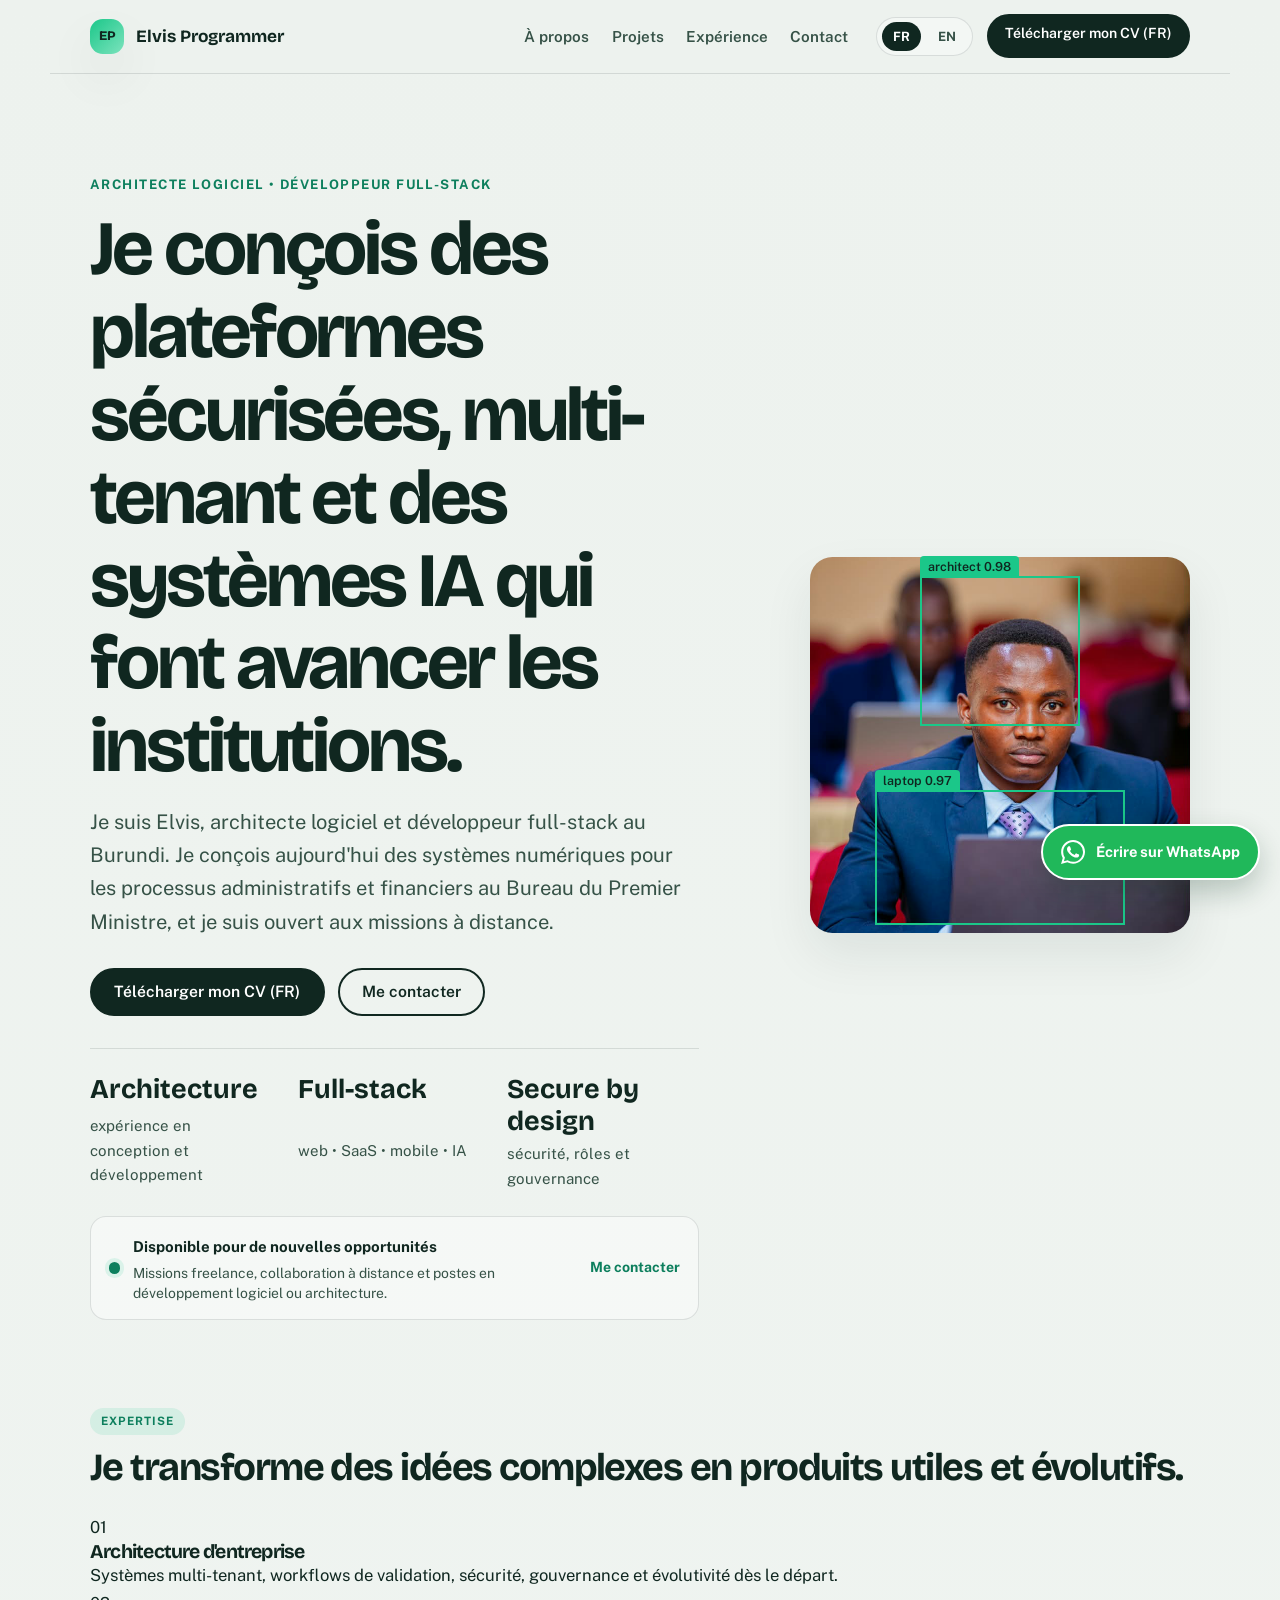
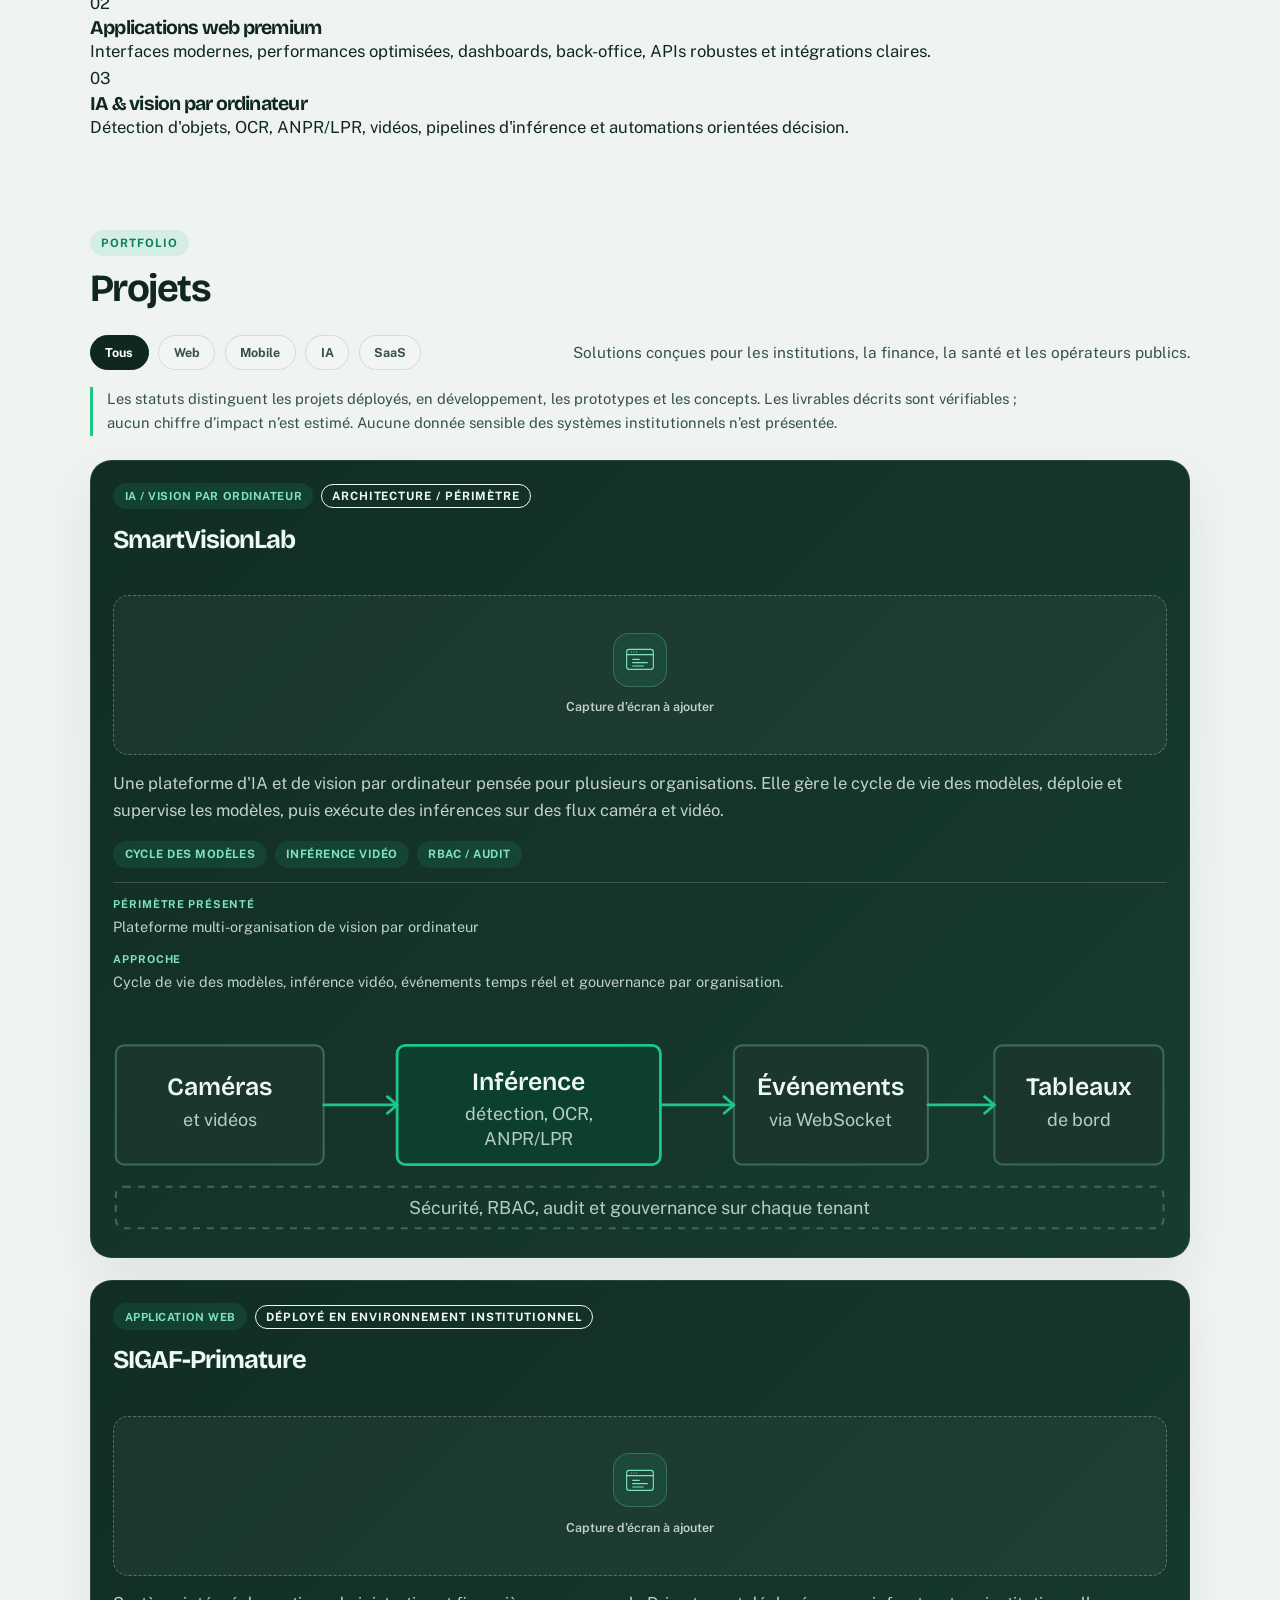
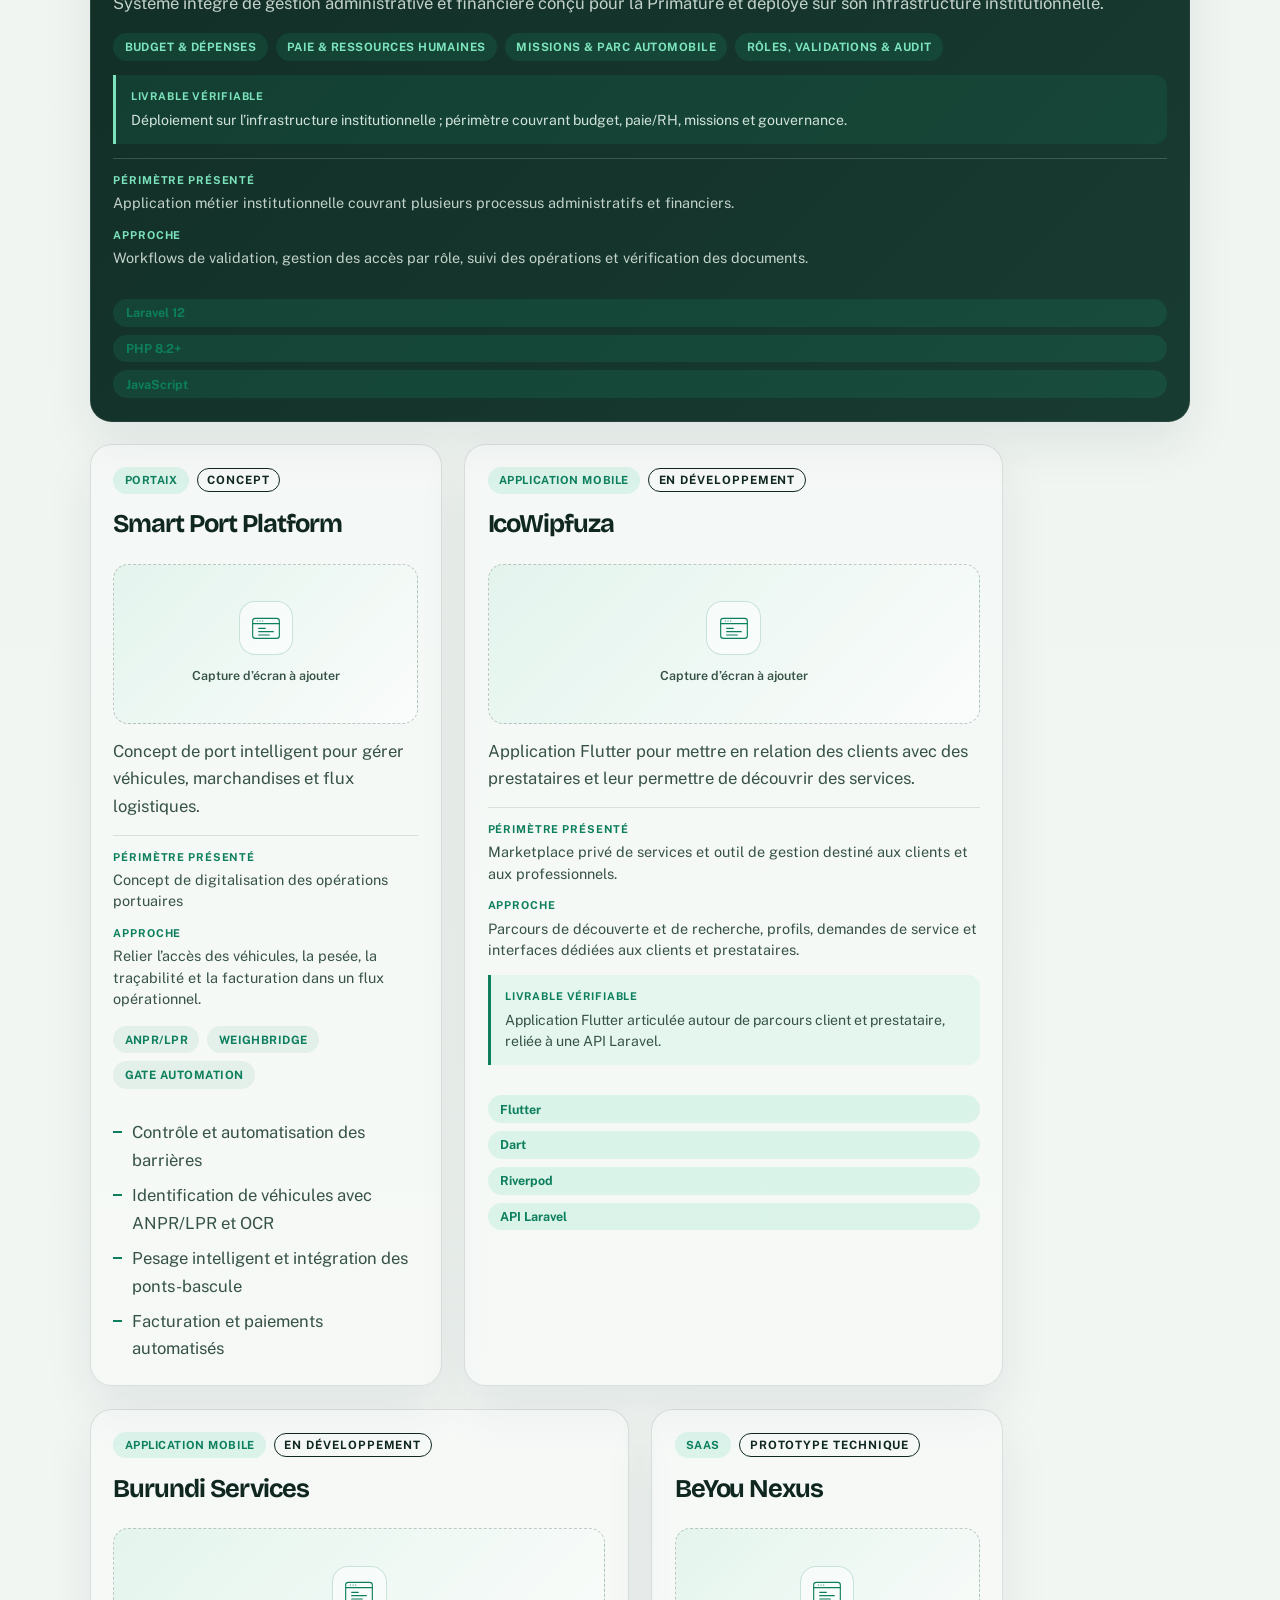
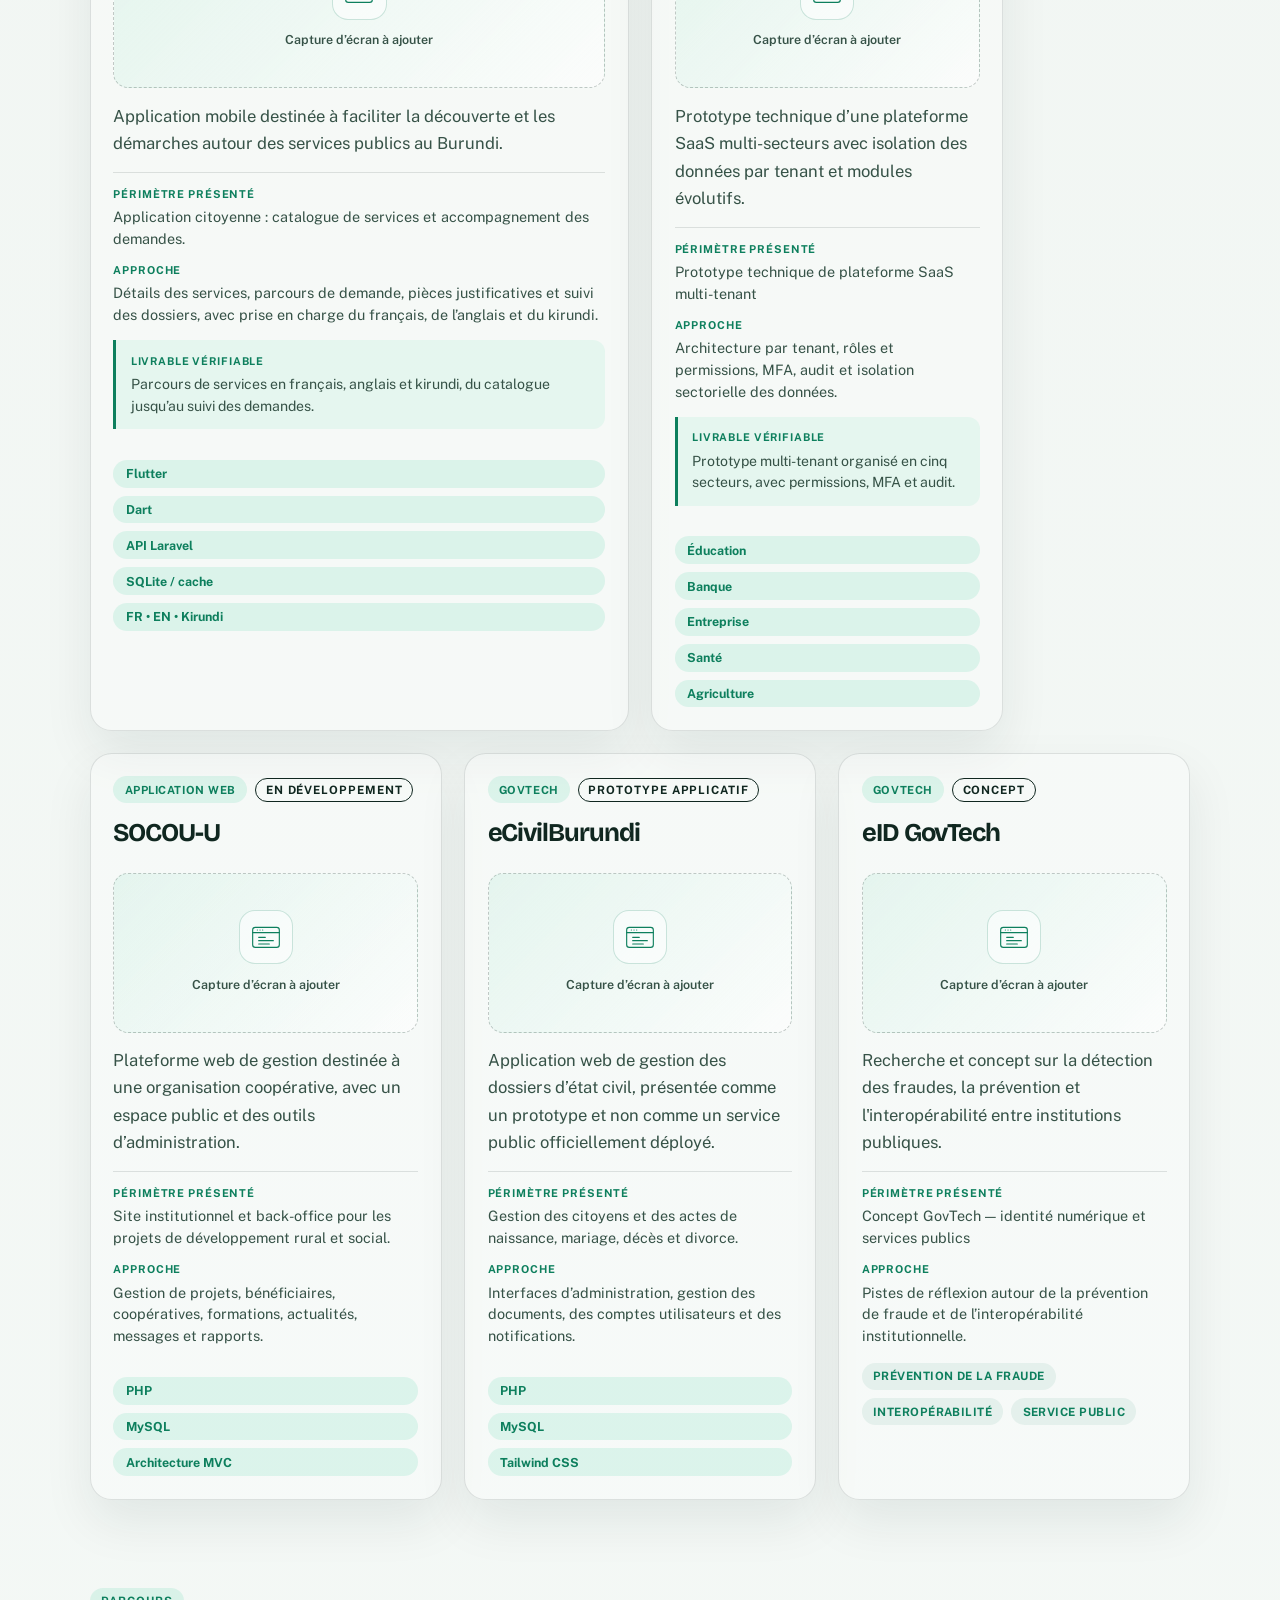
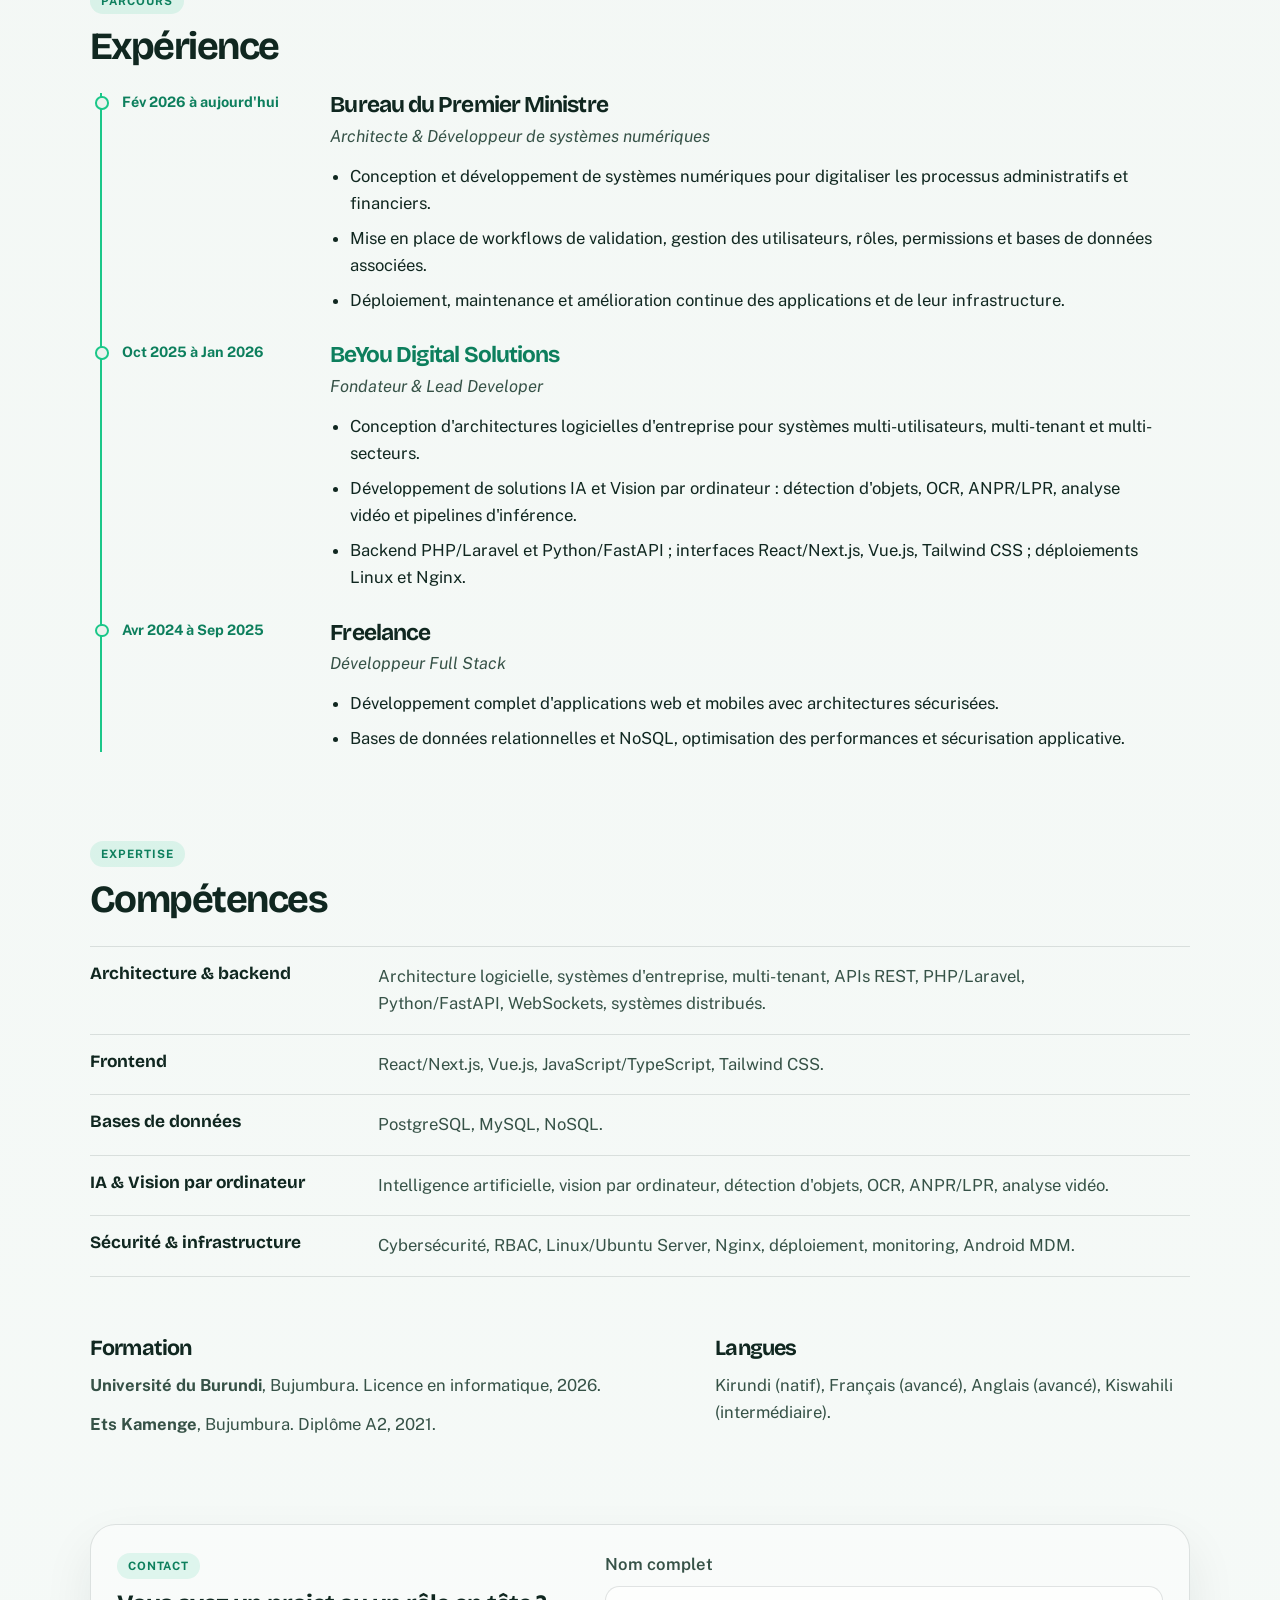
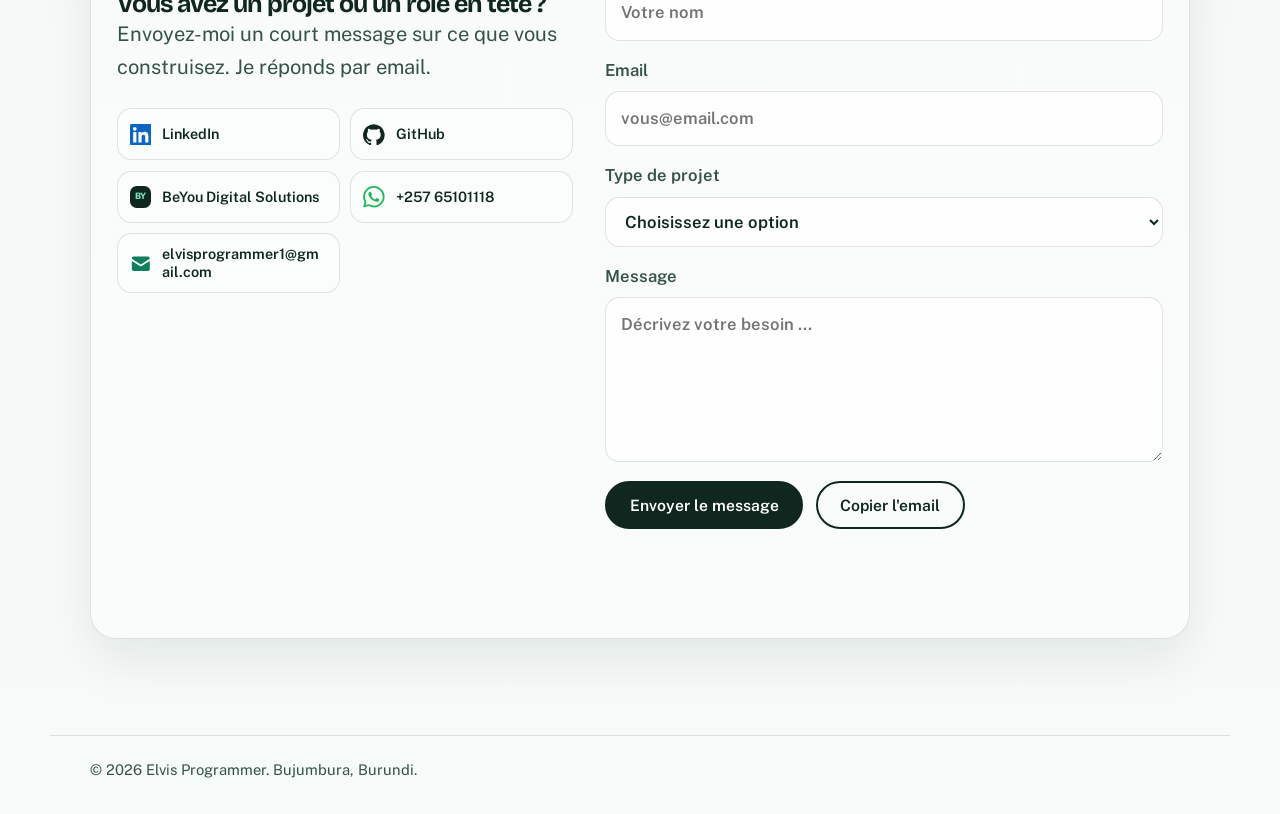
<file: index.html>
<!doctype html>
<html lang="fr">
<head>
  <meta charset="utf-8">
  <meta name="viewport" content="width=device-width, initial-scale=1">
  <title>Elvis Programmer | Architecte logiciel & Développeur Full-Stack</title>
  <meta name="description" content="Elvis Programmer, architecte logiciel et développeur full-stack, conçoit des plateformes sécurisées, multi-tenant et des systèmes IA / Vision par ordinateur. Basé au Burundi, disponible pour des missions à distance.">
  <meta name="author" content="Elvis Programmer">
  <meta name="theme-color" content="#edf2ee">
  <meta property="og:title" content="Elvis Programmer | Architecte logiciel & Développeur Full-Stack">
  <meta property="og:description" content="Plateformes sécurisées, multi-tenant et solutions IA / Vision par ordinateur. Basé au Burundi.">
  <meta property="og:type" content="website">
  <link rel="icon" href="assets/img/favicon.svg" type="image/svg+xml">
  <link rel="preconnect" href="https://fonts.googleapis.com">
  <link rel="preconnect" href="https://fonts.gstatic.com" crossorigin>
  <link href="https://fonts.googleapis.com/css2?family=Bricolage+Grotesque:opsz,wght@12..96,500;12..96,700&family=Public+Sans:ital,wght@0,400;0,600;1,400&display=swap" rel="stylesheet">
  <link rel="stylesheet" href="assets/css/style.css">
</head>
<body>
  <a class="skip" href="#main">Skip to content</a>

  <header class="top">
    <a class="brand" href="#top" aria-label="Accueil Elvis Programmer">
      <span class="brand-mark">EP</span>
      <span class="brand-text">Elvis Programmer</span>
    </a>

    <nav aria-label="Main navigation">
      <a href="#about" data-i18n="navAbout">À propos</a>
      <a href="#projects" data-i18n="navProjects">Projets</a>
      <a href="#experience" data-i18n="navExperience">Expérience</a>
      <a href="#contact" data-i18n="navContact">Contact</a>
    </nav>

    <div class="header-tools">
      <div class="lang-switch" aria-label="Sélecteur de langue">
        <button class="lang-btn" type="button" data-lang="fr" aria-label="Français">FR</button>
        <button class="lang-btn" type="button" data-lang="en" aria-label="English">EN</button>
      </div>
      <a class="btn btn-small" href="assets/Elvis_Niyomwungere_CV_FR.pdf" download="Elvis_Niyomwungere_CV_FR.pdf" data-cv-download data-i18n="downloadCv">Télécharger mon CV (FR)</a>
    </div>
  </header>

  <main id="main">
    <section class="hero" id="top">
      <div class="hero-copy">
        <p class="eyebrow" data-i18n="heroEyebrow">Architecte logiciel • Développeur Full-Stack</p>
        <h1 data-i18n="heroTitle">Je conçois des plateformes sécurisées, multi-tenant et des systèmes IA qui accélèrent la transformation digitale.</h1>
        <p class="lead" data-i18n="heroSubtitle">Je suis Elvis Programmer, architecte logiciel et développeur full-stack au Burundi. Je conçois des systèmes numériques pour les administrations, les fintechs et les organisations à fort enjeu, avec une approche centrée sur la sécurité, la performance et la croissance.</p>
        <div class="actions">
          <a class="btn" href="assets/Elvis_Niyomwungere_CV_FR.pdf" download="Elvis_Niyomwungere_CV_FR.pdf" data-cv-download data-i18n="downloadCvPrimary">Télécharger mon CV (FR)</a>
          <a class="btn btn-ghost" href="mailto:elvisprogrammer1@gmail.com" data-i18n="emailMe">Me contacter</a>
        </div>

        <ul class="hero-stats" aria-label="Expertise" data-i18n-aria-label="expertiseLabel">
          <li><strong>Architecture</strong><span data-i18n="statYears">expérience en conception et développement</span></li>
          <li><strong>Full-stack</strong><span data-i18n="statProjects">web • SaaS • mobile • IA</span></li>
          <li><strong>Secure by design</strong><span data-i18n="statSecurity">sécurité, rôles et gouvernance</span></li>
        </ul>
        <aside class="availability">
          <span class="availability-dot" aria-hidden="true"></span>
          <div>
            <strong data-i18n="availabilityTitle">Disponible pour de nouvelles opportunités</strong>
            <p data-i18n="availabilityText">Missions freelance, collaboration à distance et postes en développement logiciel ou architecture.</p>
          </div>
          <a href="#contact" data-i18n="availabilityEmail">Me contacter</a>
        </aside>
      </div>

      <figure class="frame" aria-label="Portrait d'Elvis Programmer">
        <img src="assets/img/elvis.png" alt="Elvis Programmer en costume bleu, assis devant un ordinateur portable" width="380" height="376">
        <span class="box box-face" aria-hidden="true"><span class="tag">architect 0.98</span></span>
        <span class="box box-laptop" aria-hidden="true"><span class="tag">laptop 0.97</span></span>
      </figure>
    </section>

    <section class="section" id="about">
      <div class="section-heading">
        <p class="kicker" data-i18n="aboutKicker">Expertise</p>
        <h2 data-i18n="aboutTitle">Je transforme des idées complexes en produits utiles et évolutifs.</h2>
      </div>

      <div class="value-grid">
        <article class="value-card">
          <span class="value-icon">01</span>
          <h3 data-i18n="value1Title">Architecture d'entreprise</h3>
          <p data-i18n="value1Text">Systèmes multi-tenant, workflows de validation, sécurité, gouvernance et évolutivité dès le départ.</p>
        </article>
        <article class="value-card">
          <span class="value-icon">02</span>
          <h3 data-i18n="value2Title">Applications web premium</h3>
          <p data-i18n="value2Text">Interfaces modernes, performances optimisées, dashboards, back-office, APIs robustes et intégrations claires.</p>
        </article>
        <article class="value-card">
          <span class="value-icon">03</span>
          <h3 data-i18n="value3Title">IA & vision par ordinateur</h3>
          <p data-i18n="value3Text">Détection d'objets, OCR, ANPR/LPR, vidéos, pipelines d'inférence et automations orientées décision.</p>
        </article>
      </div>
    </section>

    <section class="section" id="projects">
      <div class="section-heading">
        <p class="kicker" data-i18n="projectKicker">Portfolio</p>
        <h2 data-i18n="projectsTitle">Projets premium</h2>
      </div>

      <div class="portfolio-toolbar">
        <div class="filter-group" aria-label="Filtres du portfolio" data-i18n-aria-label="filterLabel">
          <button type="button" class="filter-btn is-active" data-filter="all" data-i18n="filterAll">Tous</button>
          <button type="button" class="filter-btn" data-filter="web" data-i18n="filterWeb">Web</button>
          <button type="button" class="filter-btn" data-filter="mobile" data-i18n="filterMobile">Mobile</button>
          <button type="button" class="filter-btn" data-filter="ai" data-i18n="filterAi">IA</button>
          <button type="button" class="filter-btn" data-filter="saas" data-i18n="filterSaas">SaaS</button>
        </div>
        <p class="portfolio-note" data-i18n="portfolioNote">Solutions conçues pour les institutions, la finance, la santé et les opérateurs publics.</p>
      </div>
      <p class="project-disclosure" data-i18n="projectDisclosure">Les statuts distinguent le projet déployé, les applications en développement, les prototypes et les concepts. Aucun détail opérationnel ni donnée sensible des systèmes institutionnels n’est présenté.</p>

      <div class="projects-grid">
        <article class="showcase project-card project-full" data-category="ai">
          <div class="project-head">
            <div class="project-labels">
              <span class="pill" data-i18n="projectAi">IA / Vision par ordinateur</span>
              <span class="badge" data-i18n="projectStatusArchitecture">Architecture / périmètre</span>
            </div>
            <h3>SmartVisionLab</h3>
          </div>
          <figure class="project-media project-media-empty" data-project-media="smartvision">
            <div class="media-placeholder-art" aria-hidden="true">
              <svg viewBox="0 0 48 40" focusable="false">
                <rect x="4" y="5" width="40" height="30" rx="4"/>
                <path d="M4 13h40M11 9h.1M15 9h.1M19 9h.1M13 20h10M13 25h22M13 30h16"/>
              </svg>
            </div>
            <figcaption data-i18n="projectMediaPlaceholder">Capture d’écran à ajouter</figcaption>
            <img src="assets/img/projects/smartvision.webp" alt="" width="1200" height="525" loading="lazy">
          </figure>
          <p data-i18n="smartVisionDesc">Plateforme d'IA et de vision par ordinateur pour plusieurs organisations, avec supervision des modèles, inférence sur flux vidéo et dashboards d'exploitation.</p>
          <div class="project-metrics">
            <span data-i18n="metricModel">Cycle des modèles</span>
            <span data-i18n="metricVideo">Inférence vidéo</span>
            <span data-i18n="metricGovernance">RBAC / audit</span>
          </div>
          <dl class="project-details">
            <div><dt data-i18n="projectContext">Périmètre présenté</dt><dd data-i18n="projectSmartContext">Plateforme multi-organisation de vision par ordinateur</dd></div>
            <div><dt data-i18n="projectApproach">Approche</dt><dd data-i18n="projectSmartApproach">Cycle de vie des modèles, inférence vidéo, événements temps réel et gouvernance par organisation.</dd></div>
          </dl>
          <svg class="pipeline" viewBox="0 0 760 150" role="img" aria-labelledby="pipe-title pipe-desc">
            <title id="pipe-title">Flux de données SmartVisionLab</title>
            <desc id="pipe-desc">Les caméras et vidéos alimentent l'inférence, puis les événements sont envoyés via WebSocket vers les tableaux de bord. La sécurité, le RBAC, l'audit et la gouvernance couvrent l'ensemble du système.</desc>
            <g class="pn" font-family="inherit">
              <rect x="2" y="14" width="150" height="86" rx="6"/>
              <text x="77" y="50" text-anchor="middle" class="pt">Caméras</text>
              <text x="77" y="72" text-anchor="middle" class="ps">et vidéos</text>

              <rect x="205" y="14" width="190" height="86" rx="6" class="hot"/>
              <text x="300" y="46" text-anchor="middle" class="pt">Inférence</text>
              <text x="300" y="68" text-anchor="middle" class="ps">détection, OCR,</text>
              <text x="300" y="86" text-anchor="middle" class="ps">ANPR/LPR</text>

              <rect x="448" y="14" width="140" height="86" rx="6"/>
              <text x="518" y="50" text-anchor="middle" class="pt">Événements</text>
              <text x="518" y="72" text-anchor="middle" class="ps">via WebSocket</text>

              <rect x="636" y="14" width="122" height="86" rx="6"/>
              <text x="697" y="50" text-anchor="middle" class="pt">Tableaux</text>
              <text x="697" y="72" text-anchor="middle" class="ps">de bord</text>
            </g>
            <g class="pa">
              <path d="M152 57h53M395 57h53M588 57h48"/>
              <path d="M198 51l7 6-7 6M441 51l7 6-7 6M629 51l7 6-7 6"/>
            </g>
            <rect x="2" y="116" width="756" height="30" rx="6" class="band"/>
            <text x="380" y="136" text-anchor="middle" class="pb">Sécurité, RBAC, audit et gouvernance sur chaque tenant</text>
          </svg>
        </article>

        <article class="showcase project-card project-full" data-category="web">
          <div class="project-head">
            <div class="project-labels">
              <span class="pill" data-i18n="projectWeb">Application web</span>
              <span class="badge" data-i18n="projectStatusDeployed">Déployé en environnement institutionnel</span>
            </div>
            <h3>SIGAF-Primature</h3>
          </div>
          <figure class="project-media project-media-empty" data-project-media="sigaf">
            <div class="media-placeholder-art" aria-hidden="true">
              <svg viewBox="0 0 48 40" focusable="false">
                <rect x="4" y="5" width="40" height="30" rx="4"/>
                <path d="M4 13h40M11 9h.1M15 9h.1M19 9h.1M13 20h10M13 25h22M13 30h16"/>
              </svg>
            </div>
            <figcaption data-i18n="projectMediaPlaceholder">Capture d’écran à ajouter</figcaption>
            <img src="assets/img/projects/sigaf.webp" alt="" width="1200" height="525" loading="lazy">
          </figure>
          <p data-i18n="sigafDesc">Système intégré de gestion administrative et financière conçu pour la Primature et déployé sur son infrastructure institutionnelle.</p>
          <div class="project-metrics">
            <span data-i18n="sigafAreaBudget">Budget &amp; dépenses</span>
            <span data-i18n="sigafAreaPayroll">Paie &amp; ressources humaines</span>
            <span data-i18n="sigafAreaMission">Missions &amp; parc automobile</span>
            <span data-i18n="sigafAreaGovernance">Rôles, validations &amp; audit</span>
          </div>
          <aside class="project-outcome">
            <strong data-i18n="projectOutcomeLabel">Livrable vérifiable</strong>
            <p data-i18n="sigafOutcome">Déploiement sur l’infrastructure institutionnelle ; périmètre couvrant budget, paie/RH, missions et gouvernance.</p>
          </aside>
          <dl class="project-details">
            <div><dt data-i18n="projectContext">Périmètre présenté</dt><dd data-i18n="sigafContext">Application métier institutionnelle couvrant plusieurs processus administratifs et financiers.</dd></div>
            <div><dt data-i18n="projectApproach">Approche</dt><dd data-i18n="sigafApproach">Workflows de validation, gestion des accès par rôle, suivi des opérations et vérification des documents.</dd></div>
          </dl>
          <ul class="chips project-tech" aria-label="Technologies" data-i18n-aria-label="projectStack">
            <li>Laravel 12</li>
            <li>PHP 8.2+</li>
            <li>JavaScript</li>
          </ul>
        </article>

        <article class="project-card project-web" data-category="web">
          <div class="project-head">
            <div class="project-labels">
              <span class="pill">PORTAIX</span>
              <span class="badge" data-i18n="projectStatusConcept">Concept</span>
            </div>
            <h3>Smart Port Platform</h3>
          </div>
          <figure class="project-media project-media-empty" data-project-media="portaix">
            <div class="media-placeholder-art" aria-hidden="true">
              <svg viewBox="0 0 48 40" focusable="false">
                <rect x="4" y="5" width="40" height="30" rx="4"/>
                <path d="M4 13h40M11 9h.1M15 9h.1M19 9h.1M13 20h10M13 25h22M13 30h16"/>
              </svg>
            </div>
            <figcaption data-i18n="projectMediaPlaceholder">Capture d’écran à ajouter</figcaption>
            <img src="assets/img/projects/portaix.webp" alt="" width="1200" height="525" loading="lazy">
          </figure>
          <p data-i18n="portaixDesc">Concept de port intelligent pour gérer véhicules, marchandises et flux logistiques.</p>
          <dl class="project-details">
            <div><dt data-i18n="projectContext">Périmètre présenté</dt><dd data-i18n="projectPortaixContext">Concept de digitalisation des opérations portuaires</dd></div>
            <div><dt data-i18n="projectApproach">Approche</dt><dd data-i18n="projectPortaixApproach">Relier l’accès des véhicules, la pesée, la traçabilité et la facturation dans un flux opérationnel.</dd></div>
          </dl>
          <div class="project-metrics">
            <span>ANPR/LPR</span>
            <span>Weighbridge</span>
            <span>Gate automation</span>
          </div>
          <ul>
            <li data-i18n="portaixItem1">Contrôle et automatisation des barrières</li>
            <li data-i18n="portaixItem2">Identification de véhicules avec ANPR/LPR et OCR</li>
            <li data-i18n="portaixItem3">Pesage intelligent et intégration des ponts-bascule</li>
            <li data-i18n="portaixItem4">Facturation et paiements automatisés</li>
          </ul>
        </article>

        <article class="project-card project-mobile" data-category="mobile">
          <div class="project-head">
            <div class="project-labels">
              <span class="pill" data-i18n="projectMobile">Application mobile</span>
              <span class="badge" data-i18n="projectDevelopment">En développement</span>
            </div>
            <h3>IcoWipfuza</h3>
          </div>
          <figure class="project-media project-media-empty" data-project-media="icowipfuza">
            <div class="media-placeholder-art" aria-hidden="true">
              <svg viewBox="0 0 48 40" focusable="false">
                <rect x="4" y="5" width="40" height="30" rx="4"/>
                <path d="M4 13h40M11 9h.1M15 9h.1M19 9h.1M13 20h10M13 25h22M13 30h16"/>
              </svg>
            </div>
            <figcaption data-i18n="projectMediaPlaceholder">Capture d’écran à ajouter</figcaption>
            <img src="assets/img/projects/icowipfuza.webp" alt="" width="1200" height="525" loading="lazy">
          </figure>
          <p data-i18n="icoDesc">Application Flutter pour mettre en relation des clients avec des prestataires et leur permettre de découvrir des services.</p>
          <dl class="project-details">
            <div><dt data-i18n="projectContext">Périmètre présenté</dt><dd data-i18n="icoContext">Marketplace privé de services et outil de gestion destiné aux clients et aux professionnels.</dd></div>
            <div><dt data-i18n="projectApproach">Fonctionnalités en cours</dt><dd data-i18n="icoApproach">Parcours de découverte et de recherche, profils, demandes de service et interfaces dédiées aux clients et prestataires.</dd></div>
          </dl>
          <aside class="project-outcome">
            <strong data-i18n="projectOutcomeLabel">Livrable vérifiable</strong>
            <p data-i18n="icoOutcome">Application Flutter articulée autour de parcours client et prestataire, reliée à une API Laravel.</p>
          </aside>
          <ul class="chips project-tech" aria-label="Technologies" data-i18n-aria-label="projectStack">
            <li data-i18n="techFlutter">Flutter</li>
            <li data-i18n="techDart">Dart</li>
            <li data-i18n="techRiverpod">Riverpod</li>
            <li data-i18n="techLaravelApi">API Laravel</li>
          </ul>
        </article>

        <article class="project-card project-mobile" data-category="mobile">
          <div class="project-head">
            <div class="project-labels">
              <span class="pill" data-i18n="projectMobile">Application mobile</span>
              <span class="badge" data-i18n="projectDevelopment">En développement</span>
            </div>
            <h3>Burundi Services</h3>
          </div>
          <figure class="project-media project-media-empty" data-project-media="burundi-services">
            <div class="media-placeholder-art" aria-hidden="true">
              <svg viewBox="0 0 48 40" focusable="false">
                <rect x="4" y="5" width="40" height="30" rx="4"/>
                <path d="M4 13h40M11 9h.1M15 9h.1M19 9h.1M13 20h10M13 25h22M13 30h16"/>
              </svg>
            </div>
            <figcaption data-i18n="projectMediaPlaceholder">Capture d’écran à ajouter</figcaption>
            <img src="assets/img/projects/burundi-services.webp" alt="" width="1200" height="525" loading="lazy">
          </figure>
          <p data-i18n="burundiDesc">Application mobile destinée à faciliter la découverte et les démarches autour des services publics au Burundi.</p>
          <dl class="project-details">
            <div><dt data-i18n="projectContext">Périmètre présenté</dt><dd data-i18n="burundiContext">Application citoyenne : catalogue de services et accompagnement des demandes.</dd></div>
            <div><dt data-i18n="projectApproach">Fonctionnalités en cours</dt><dd data-i18n="burundiApproach">Détails des services, parcours de demande, pièces justificatives et suivi des dossiers, avec prise en charge du français, de l’anglais et du kirundi.</dd></div>
          </dl>
          <aside class="project-outcome">
            <strong data-i18n="projectOutcomeLabel">Livrable vérifiable</strong>
            <p data-i18n="burundiOutcome">Parcours de services en français, anglais et kirundi, du catalogue jusqu’au suivi des demandes.</p>
          </aside>
          <ul class="chips project-tech" aria-label="Technologies" data-i18n-aria-label="projectStack">
            <li data-i18n="techFlutter">Flutter</li>
            <li data-i18n="techDart">Dart</li>
            <li data-i18n="techLaravelApi">API Laravel</li>
            <li data-i18n="techSqlite">SQLite / cache</li>
            <li data-i18n="techLocalization">FR • EN • RN</li>
          </ul>
        </article>

        <article class="project-card project-web" data-category="saas">
          <div class="project-head">
            <div class="project-labels">
              <span class="pill">SaaS</span>
              <span class="badge" data-i18n="projectStatusPrototype">Prototype technique</span>
            </div>
            <h3>BeYou Nexus</h3>
          </div>
          <figure class="project-media project-media-empty" data-project-media="beyou-nexus">
            <div class="media-placeholder-art" aria-hidden="true">
              <svg viewBox="0 0 48 40" focusable="false">
                <rect x="4" y="5" width="40" height="30" rx="4"/>
                <path d="M4 13h40M11 9h.1M15 9h.1M19 9h.1M13 20h10M13 25h22M13 30h16"/>
              </svg>
            </div>
            <figcaption data-i18n="projectMediaPlaceholder">Capture d’écran à ajouter</figcaption>
            <img src="assets/img/projects/beyou-nexus.webp" alt="" width="1200" height="525" loading="lazy">
          </figure>
          <p data-i18n="nexusDesc">Prototype technique d’une plateforme SaaS multi-secteurs avec isolation des données par tenant et modules évolutifs.</p>
          <dl class="project-details">
            <div><dt data-i18n="projectContext">Périmètre présenté</dt><dd data-i18n="projectNexusContext">Prototype technique de plateforme SaaS multi-tenant</dd></div>
            <div><dt data-i18n="projectApproach">Approche</dt><dd data-i18n="projectNexusApproach">Architecture par tenant, rôles et permissions, MFA, audit et isolation sectorielle des données.</dd></div>
          </dl>
          <aside class="project-outcome">
            <strong data-i18n="projectOutcomeLabel">Livrable vérifiable</strong>
            <p data-i18n="nexusOutcome">Prototype multi-tenant organisé en cinq secteurs, avec permissions, MFA et audit.</p>
          </aside>
          <ul class="chips" aria-label="Modules">
            <li data-i18n="moduleEducation">Éducation</li>
            <li data-i18n="moduleBanking">Banque</li>
            <li data-i18n="moduleEnterprise">Entreprise</li>
            <li data-i18n="moduleHealth">Santé</li>
            <li data-i18n="moduleAgriculture">Agriculture</li>
          </ul>
        </article>

        <article class="project-card project-web" data-category="web">
          <div class="project-head">
            <div class="project-labels">
              <span class="pill" data-i18n="projectWeb">Application web</span>
              <span class="badge" data-i18n="projectDevelopment">En développement</span>
            </div>
            <h3>SOCOU-U</h3>
          </div>
          <figure class="project-media project-media-empty" data-project-media="socou-u">
            <div class="media-placeholder-art" aria-hidden="true">
              <svg viewBox="0 0 48 40" focusable="false">
                <rect x="4" y="5" width="40" height="30" rx="4"/>
                <path d="M4 13h40M11 9h.1M15 9h.1M19 9h.1M13 20h10M13 25h22M13 30h16"/>
              </svg>
            </div>
            <figcaption data-i18n="projectMediaPlaceholder">Capture d’écran à ajouter</figcaption>
            <img src="assets/img/projects/socou-u.webp" alt="" width="1200" height="525" loading="lazy">
          </figure>
          <p data-i18n="socouDesc">Plateforme web de gestion destinée à une organisation coopérative, avec un espace public et des outils d’administration.</p>
          <dl class="project-details">
            <div><dt data-i18n="projectContext">Périmètre présenté</dt><dd data-i18n="socouContext">Site institutionnel et back-office pour les projets de développement rural et social.</dd></div>
            <div><dt data-i18n="projectApproach">Approche</dt><dd data-i18n="socouApproach">Gestion de projets, bénéficiaires, coopératives, formations, actualités, messages et rapports.</dd></div>
          </dl>
          <ul class="chips project-tech" aria-label="Technologies" data-i18n-aria-label="projectStack">
            <li>PHP</li>
            <li>MySQL</li>
            <li data-i18n="techMvc">MVC</li>
          </ul>
        </article>

        <article class="project-card project-web" data-category="web">
          <div class="project-head">
            <div class="project-labels">
              <span class="pill">GovTech</span>
              <span class="badge" data-i18n="projectStatusAppPrototype">Prototype applicatif</span>
            </div>
            <h3>eCivilBurundi</h3>
          </div>
          <figure class="project-media project-media-empty" data-project-media="ecivilburundi">
            <div class="media-placeholder-art" aria-hidden="true">
              <svg viewBox="0 0 48 40" focusable="false">
                <rect x="4" y="5" width="40" height="30" rx="4"/>
                <path d="M4 13h40M11 9h.1M15 9h.1M19 9h.1M13 20h10M13 25h22M13 30h16"/>
              </svg>
            </div>
            <figcaption data-i18n="projectMediaPlaceholder">Capture d’écran à ajouter</figcaption>
            <img src="assets/img/projects/ecivilburundi.webp" alt="" width="1200" height="525" loading="lazy">
          </figure>
          <p data-i18n="ecivilDesc">Application web de gestion des dossiers d’état civil, présentée comme un prototype et non comme un service public officiellement déployé.</p>
          <dl class="project-details">
            <div><dt data-i18n="projectContext">Périmètre présenté</dt><dd data-i18n="ecivilContext">Gestion des citoyens et des actes de naissance, mariage, décès et divorce.</dd></div>
            <div><dt data-i18n="projectApproach">Approche</dt><dd data-i18n="ecivilApproach">Interfaces d’administration, gestion des documents, des comptes utilisateurs et des notifications.</dd></div>
          </dl>
          <ul class="chips project-tech" aria-label="Technologies" data-i18n-aria-label="projectStack">
            <li>PHP</li>
            <li>MySQL</li>
            <li>Tailwind CSS</li>
          </ul>
        </article>

        <article class="project-card project-web project-case" data-category="saas">
          <div class="project-head">
            <div class="project-labels">
              <span class="pill">GovTech</span>
              <span class="badge" data-i18n="projectStatusConcept">Concept</span>
            </div>
            <h3>eID GovTech</h3>
          </div>
          <figure class="project-media project-media-empty" data-project-media="eid-govtech">
            <div class="media-placeholder-art" aria-hidden="true">
              <svg viewBox="0 0 48 40" focusable="false">
                <rect x="4" y="5" width="40" height="30" rx="4"/>
                <path d="M4 13h40M11 9h.1M15 9h.1M19 9h.1M13 20h10M13 25h22M13 30h16"/>
              </svg>
            </div>
            <figcaption data-i18n="projectMediaPlaceholder">Capture d’écran à ajouter</figcaption>
            <img src="assets/img/projects/eid-govtech.webp" alt="" width="1200" height="525" loading="lazy">
          </figure>
          <p data-i18n="govtechDesc">Recherche et concept sur la détection des fraudes, la prévention et l'interopérabilité entre institutions publiques.</p>
          <dl class="project-details">
            <div><dt data-i18n="projectContext">Périmètre présenté</dt><dd data-i18n="projectGovContext">Concept GovTech — identité numérique et services publics</dd></div>
            <div><dt data-i18n="projectApproach">Approche</dt><dd data-i18n="projectGovApproach">Pistes de réflexion autour de la prévention de fraude et de l’interopérabilité institutionnelle.</dd></div>
          </dl>
          <div class="case-list">
            <span data-i18n="caseFraud">Prévention de la fraude</span>
            <span data-i18n="caseInteroperability">Interopérabilité</span>
            <span data-i18n="casePublicService">Service public</span>
          </div>
        </article>
      </div>
    </section>

    <section class="section" id="experience">
      <div class="section-heading">
        <p class="kicker" data-i18n="experienceKicker">Parcours</p>
        <h2 data-i18n="experienceTitle">Expérience</h2>
      </div>

      <ol class="timeline">
        <li>
          <p class="when" data-i18n="expWhen1">Fév 2026 à aujourd'hui</p>
          <div>
            <h3 data-i18n="expRole1Title">Bureau du Premier Ministre</h3>
            <p class="role" data-i18n="expRole1">Architecte & Développeur de systèmes numériques</p>
            <ul>
              <li data-i18n="exp1Item1">Conception et développement de systèmes numériques pour digitaliser les processus administratifs et financiers.</li>
              <li data-i18n="exp1Item2">Mise en place de workflows de validation, gestion des utilisateurs, rôles, permissions et bases de données associées.</li>
              <li data-i18n="exp1Item3">Déploiement, maintenance et amélioration continue des applications et de leur infrastructure.</li>
            </ul>
          </div>
        </li>
        <li>
          <p class="when" data-i18n="expWhen2">Oct 2025 à Jan 2026</p>
          <div>
            <h3><a href="https://www.beyoudigitalsolutions.com" rel="noopener">BeYou Digital Solutions</a></h3>
            <p class="role" data-i18n="expRole2">Fondateur & Lead Developer</p>
            <ul>
              <li data-i18n="exp2Item1">Conception d'architectures logicielles d'entreprise pour systèmes multi-utilisateurs, multi-tenant et multi-secteurs.</li>
              <li data-i18n="exp2Item2">Développement de solutions IA et Vision par ordinateur : détection d'objets, OCR, ANPR/LPR, analyse vidéo et pipelines d'inférence.</li>
              <li data-i18n="exp2Item3">Backend PHP/Laravel et Python/FastAPI ; interfaces React/Next.js, Vue.js, Tailwind CSS ; déploiements Linux et Nginx.</li>
            </ul>
          </div>
        </li>
        <li>
          <p class="when" data-i18n="expWhen3">Avr 2024 à Sep 2025</p>
          <div>
            <h3 data-i18n="expRole3Title">Freelance</h3>
            <p class="role" data-i18n="expRole3">Développeur Full Stack</p>
            <ul>
              <li data-i18n="exp3Item1">Développement complet d'applications web et mobiles avec architectures sécurisées.</li>
              <li data-i18n="exp3Item2">Bases de données relationnelles et NoSQL, optimisation des performances et sécurisation applicative.</li>
            </ul>
          </div>
        </li>
      </ol>
    </section>

    <section class="section" id="skills">
      <div class="section-heading">
        <p class="kicker" data-i18n="skillsKicker">Expertise</p>
        <h2 data-i18n="skillsTitle">Compétences</h2>
      </div>

      <dl class="skills">
        <div>
          <dt data-i18n="skillArchitecture">Architecture & backend</dt>
          <dd data-i18n="skillArchitectureText">Architecture logicielle, systèmes d'entreprise, multi-tenant, APIs REST, PHP/Laravel, Python/FastAPI, WebSockets, systèmes distribués.</dd>
        </div>
        <div>
          <dt data-i18n="skillFrontend">Frontend</dt>
          <dd data-i18n="skillFrontendText">React/Next.js, Vue.js, JavaScript/TypeScript, Tailwind CSS.</dd>
        </div>
        <div>
          <dt data-i18n="skillDatabase">Bases de données</dt>
          <dd data-i18n="skillDatabaseText">PostgreSQL, MySQL, NoSQL.</dd>
        </div>
        <div>
          <dt data-i18n="skillAi">IA & Vision par ordinateur</dt>
          <dd data-i18n="skillAiText">Intelligence artificielle, vision par ordinateur, détection d'objets, OCR, ANPR/LPR, analyse vidéo.</dd>
        </div>
        <div>
          <dt data-i18n="skillSecurity">Sécurité & infrastructure</dt>
          <dd data-i18n="skillSecurityText">Cybersécurité, RBAC, Linux/Ubuntu Server, Nginx, déploiement, monitoring, Android MDM.</dd>
        </div>
      </dl>

      <div class="more">
        <div>
          <h3 data-i18n="educationTitle">Formation</h3>
          <p><strong>Université du Burundi</strong>, Bujumbura. <span data-i18n="educationDegree">Licence en informatique, 2026.</span></p>
          <p><strong>Ets Kamenge</strong>, Bujumbura. <span data-i18n="educationDiploma">Diplôme A2, 2021.</span></p>
        </div>
        <div>
          <h3 data-i18n="languagesTitle">Langues</h3>
          <p data-i18n="languagesText">Kirundi (natif), Français (avancé), Anglais (avancé), Kiswahili (intermédiaire).</p>
        </div>
      </div>
    </section>

    <section class="section contact" id="contact">
      <div class="contact-shell">
        <div class="contact-copy">
          <p class="kicker" data-i18n="contactKicker">Contact</p>
          <h2 data-i18n="contactTitle">Vous avez un projet ou un rôle en tête ?</h2>
          <p class="lead" data-i18n="contactSubtitle">Envoyez-moi un court message sur ce que vous construisez. Je réponds par email ou via votre canal préféré.</p>

          <ul class="links" aria-label="Liens de contact">
            <li>
              <a href="https://www.linkedin.com/in/elvisprogrammer/" target="_blank" rel="noopener noreferrer" aria-label="LinkedIn — Elvis Programmer">
                <svg class="contact-icon" viewBox="0 0 24 24" aria-hidden="true"><path d="M20.447 20.452h-3.554v-5.569c0-1.328-.027-3.037-1.852-3.037-1.853 0-2.136 1.445-2.136 2.939v5.667H9.352V9h3.414v1.561h.049c.476-.9 1.637-1.85 3.37-1.85 3.601 0 4.267 2.37 4.267 5.455v6.286ZM5.337 7.433a2.062 2.062 0 1 1 0-4.124 2.062 2.062 0 0 1 0 4.124ZM3.555 9h3.564v11.452H3.555V9ZM22.225 0H1.771C.792 0 0 .774 0 1.729v20.542C0 23.227.792 24 1.771 24h20.451C23.2 24 24 23.227 24 22.271V1.729C24 .774 23.2 0 22.222 0h.003Z"/></svg>
                <span>LinkedIn</span>
              </a>
            </li>
            <li>
              <a href="https://github.com/elvisprogrammer1-lgtm" target="_blank" rel="noopener noreferrer" aria-label="GitHub — elvisprogrammer1-lgtm">
                <svg class="contact-icon" viewBox="0 0 24 24" aria-hidden="true"><path d="M12 .297a12 12 0 0 0-3.793 23.385c.6.111.82-.26.82-.577v-2.234c-3.338.726-4.043-1.416-4.043-1.416-.546-1.387-1.333-1.756-1.333-1.756-1.09-.745.083-.73.083-.73 1.205.084 1.84 1.238 1.84 1.238 1.07 1.835 2.807 1.305 3.493.998.108-.776.418-1.305.762-1.605-2.665-.304-5.467-1.333-5.467-5.931 0-1.31.468-2.381 1.236-3.221-.124-.303-.536-1.524.117-3.176 0 0 1.008-.323 3.301 1.23a11.5 11.5 0 0 1 6.01 0c2.292-1.553 3.298-1.23 3.298-1.23.655 1.652.243 2.873.12 3.176.77.84 1.234 1.911 1.234 3.221 0 4.61-2.807 5.624-5.48 5.921.43.372.814 1.102.814 2.222v3.293c0 .32.216.694.825.576A12.001 12.001 0 0 0 12 .297Z"/></svg>
                <span>GitHub</span>
              </a>
            </li>
            <li>
              <a href="https://www.beyoudigitalsolutions.com/" target="_blank" rel="noopener noreferrer" aria-label="BeYou Digital Solutions">
                <span class="contact-icon brand-icon" aria-hidden="true">BY</span>
                <span>BeYou Digital Solutions</span>
              </a>
            </li>
            <li>
              <a href="https://wa.me/25765101118" data-whatsapp-link target="_blank" rel="noopener noreferrer" aria-label="WhatsApp — +257 65101118">
                <svg class="contact-icon whatsapp-icon" viewBox="0 0 24 24" aria-hidden="true"><path d="M20.52 3.48A11.86 11.86 0 0 0 12.08 0C5.5 0 .15 5.34.15 11.93c0 2.1.55 4.14 1.6 5.95L.05 24l6.28-1.65a11.9 11.9 0 0 0 5.74 1.46h.01c6.58 0 11.93-5.35 11.93-11.93 0-3.19-1.24-6.19-3.49-8.4ZM12.08 21.8h-.01a9.9 9.9 0 0 1-5.04-1.38l-.36-.21-3.73.98 1-3.64-.24-.37a9.87 9.87 0 0 1-1.52-5.25c0-5.46 4.45-9.91 9.92-9.91a9.84 9.84 0 0 1 7.01 2.91 9.84 9.84 0 0 1 2.9 7.01c0 5.47-4.45 9.92-9.93 9.92Zm5.44-7.43c-.3-.15-1.77-.87-2.04-.97-.27-.1-.47-.15-.67.15-.2.3-.77.97-.94 1.17-.17.2-.35.22-.65.07-.3-.15-1.26-.46-2.4-1.47-.89-.8-1.49-1.78-1.67-2.08-.17-.3-.02-.46.13-.61.13-.13.3-.35.45-.52.15-.18.2-.3.3-.5.1-.2.05-.38-.03-.53-.08-.15-.67-1.62-.92-2.22-.24-.58-.49-.5-.67-.51h-.57c-.2 0-.52.07-.79.37-.27.3-1.04 1.02-1.04 2.49s1.07 2.89 1.22 3.09c.15.2 2.1 3.2 5.08 4.49.71.31 1.27.5 1.7.64.72.23 1.37.2 1.89.12.58-.09 1.77-.72 2.02-1.42.25-.7.25-1.3.17-1.42-.08-.13-.27-.2-.57-.35Z"/></svg>
                <span>+257 65101118</span>
              </a>
            </li>
            <li>
              <a href="mailto:elvisprogrammer1@gmail.com" aria-label="Email — elvisprogrammer1@gmail.com">
                <svg class="contact-icon" viewBox="0 0 24 24" aria-hidden="true"><path d="M20 4H4a2 2 0 0 0-2 2v.4l10 6.25L22 6.4V6a2 2 0 0 0-2-2ZM2 8.76V18a2 2 0 0 0 2 2h16a2 2 0 0 0 2-2V8.76l-9.47 5.92a1 1 0 0 1-1.06 0L2 8.76Z"/></svg>
                <span>elvisprogrammer1@gmail.com</span>
              </a>
            </li>
          </ul>
        </div>

        <form class="contact-form" id="contactForm">
          <label>
            <span data-i18n="formName">Nom complet</span>
            <input type="text" name="name" placeholder="Votre nom" required>
          </label>
          <label>
            <span data-i18n="formEmail">Email</span>
            <input type="email" name="email" placeholder="vous@email.com" required>
          </label>
          <label>
            <span data-i18n="formProject">Type de projet</span>
            <select name="projectType" required>
              <option value="" data-i18n="formSelectDefault">Choisissez une option</option>
              <option value="web" data-i18n="formTypeWeb">Application web</option>
              <option value="mobile" data-i18n="formTypeMobile">Application mobile</option>
              <option value="ai" data-i18n="formTypeAi">IA / Vision par ordinateur</option>
              <option value="saas" data-i18n="formTypeSaas">SaaS / plateforme</option>
            </select>
          </label>
          <label>
            <span data-i18n="formMessage">Message</span>
            <textarea name="message" rows="5" placeholder="Décrivez votre besoin ..." required></textarea>
          </label>

          <div class="form-actions">
            <button type="submit" class="btn" data-i18n="formSubmit">Envoyer le message</button>
            <button type="button" class="btn btn-ghost" id="copy" data-email="elvisprogrammer1@gmail.com" data-i18n="copyButton">Copier l'email</button>
          </div>
          <p class="live" id="copy-status" aria-live="polite"></p>
          <p class="live" id="form-status" role="status" aria-live="polite"></p>
        </form>
      </div>
    </section>
  </main>

  <footer class="foot">
    <p>&copy; <span id="year">2026</span> Elvis Programmer. Bujumbura, Burundi.</p>
  </footer>

  <nav class="mobile-dock" aria-label="Navigation mobile" data-i18n-aria-label="mobileNavLabel">
    <a href="#top" data-mobile-nav="top" aria-current="location">
      <svg viewBox="0 0 24 24" aria-hidden="true"><path d="m3 10 9-7 9 7v10a1 1 0 0 1-1 1h-5v-6H9v6H4a1 1 0 0 1-1-1V10Z"/></svg>
      <span data-i18n="mobileNavHome">Accueil</span>
    </a>
    <a href="#projects" data-mobile-nav="projects">
      <svg viewBox="0 0 24 24" aria-hidden="true"><path d="M4 4h7v7H4V4Zm9 0h7v7h-7V4ZM4 13h7v7H4v-7Zm9 0h7v7h-7v-7Z"/></svg>
      <span data-i18n="mobileNavProjects">Projets</span>
    </a>
    <a href="#experience" data-mobile-nav="experience">
      <svg viewBox="0 0 24 24" aria-hidden="true"><path d="M9 4V3h6v1h5a2 2 0 0 1 2 2v13a2 2 0 0 1-2 2H4a2 2 0 0 1-2-2V6a2 2 0 0 1 2-2h5Zm2 0v1h2V4h-2Zm8 5H5v10h14V9Z"/></svg>
      <span data-i18n="mobileNavExperience">Parcours</span>
    </a>
    <a href="#contact" data-mobile-nav="contact">
      <svg viewBox="0 0 24 24" aria-hidden="true"><path d="M4 4h16a2 2 0 0 1 2 2v11a2 2 0 0 1-2 2h-5l-3 3-3-3H4a2 2 0 0 1-2-2V6a2 2 0 0 1 2-2Zm3 5v2h10V9H7Zm0 4v2h7v-2H7Z"/></svg>
      <span data-i18n="mobileNavContact">Contact</span>
    </a>
  </nav>

  <a class="whatsapp-widget" href="https://wa.me/25765101118" data-whatsapp-link target="_blank" rel="noopener noreferrer" aria-label="Écrire à Elvis Programmer sur WhatsApp" data-i18n-aria-label="whatsappLabel">
    <svg viewBox="0 0 24 24" aria-hidden="true"><path d="M20.52 3.48A11.86 11.86 0 0 0 12.08 0C5.5 0 .15 5.34.15 11.93c0 2.1.55 4.14 1.6 5.95L.05 24l6.28-1.65a11.9 11.9 0 0 0 5.74 1.46h.01c6.58 0 11.93-5.35 11.93-11.93 0-3.19-1.24-6.19-3.49-8.4ZM12.08 21.8h-.01a9.9 9.9 0 0 1-5.04-1.38l-.36-.21-3.73.98 1-3.64-.24-.37a9.87 9.87 0 0 1-1.52-5.25c0-5.46 4.45-9.91 9.92-9.91a9.84 9.84 0 0 1 7.01 2.91 9.84 9.84 0 0 1 2.9 7.01c0 5.47-4.45 9.92-9.93 9.92Zm5.44-7.43c-.3-.15-1.77-.87-2.04-.97-.27-.1-.47-.15-.67.15-.2.3-.77.97-.94 1.17-.17.2-.35.22-.65.07-.3-.15-1.26-.46-2.4-1.47-.89-.8-1.49-1.78-1.67-2.08-.17-.3-.02-.46.13-.61.13-.13.3-.35.45-.52.15-.18.2-.3.3-.5.1-.2.05-.38-.03-.53-.08-.15-.67-1.62-.92-2.22-.24-.58-.49-.5-.67-.51h-.57c-.2 0-.52.07-.79.37-.27.3-1.04 1.02-1.04 2.49s1.07 2.89 1.22 3.09c.15.2 2.1 3.2 5.08 4.49.71.31 1.27.5 1.7.64.72.23 1.37.2 1.89.12.58-.09 1.77-.72 2.02-1.42.25-.7.25-1.3.17-1.42-.08-.13-.27-.2-.57-.35Z"/></svg>
    <span data-i18n="whatsappCta">Écrire sur WhatsApp</span>
  </a>

  <script src="assets/js/main.js"></script>
</body>
</html>
</file>
<file: assets/css/style.css>
:root {
  --paper: #edf2ee;
  --paper-2: #e3efe8;
  --ink: #102720;
  --ink-soft: #365247;
  --green: #1bc789;
  --green-deep: #0d7f5d;
  --green-soft: rgba(27, 199, 137, 0.12);
  --line: rgba(16, 39, 32, 0.12);
  --shadow: 0 22px 50px rgba(16, 39, 32, 0.08);
  --display: "Bricolage Grotesque", "Segoe UI", system-ui, sans-serif;
  --body: "Public Sans", "Segoe UI", system-ui, -apple-system, sans-serif;
  --wrap: 1180px;
  --gutter: clamp(1.1rem, 4vw, 2.5rem);
}

*, *::before, *::after { box-sizing: border-box; }
html { scroll-behavior: smooth; scroll-padding-top: 5rem; }
body {
  margin: 0;
  background: linear-gradient(180deg, #edf2ee 0%, #f6faf8 100%);
  color: var(--ink);
  font: 400 1.04rem/1.65 var(--body);
}
img, svg { display: block; max-width: 100%; }
a { color: var(--green-deep); text-decoration: none; }
a:hover { color: var(--ink); }
:focus-visible { outline: 3px solid var(--green); outline-offset: 3px; border-radius: 6px; }
h1, h2, h3 { font-family: var(--display); line-height: 1.08; letter-spacing: -0.04em; margin: 0; }
p { margin: 0; }
ul, ol, dl, dd { margin: 0; padding: 0; }
li { list-style: none; }

.skip { position: absolute; left: -999px; top: 0; background: var(--ink); color: #fff; padding: 0.6rem 1rem; z-index: 20; }
.skip:focus { left: 0.5rem; top: 0.5rem; }

.top {
  position: sticky; top: 0; z-index: 20;
  display: flex; align-items: center; justify-content: space-between;
  gap: 1.25rem;
  max-width: var(--wrap); margin: 0 auto; padding: 0.9rem var(--gutter);
  border-bottom: 1px solid var(--line);
  background: rgba(237, 242, 238, 0.82);
  backdrop-filter: blur(12px);
}
.brand {
  display: inline-flex; align-items: center; gap: 0.75rem;
  color: var(--ink); font: 700 1.08rem var(--display);
}
.brand-mark {
  display: grid; place-items: center;
  width: 2.15rem; height: 2.15rem; border-radius: 0.8rem;
  background: linear-gradient(135deg, var(--green), #7ce3bd);
  color: var(--ink); font-size: 0.82rem; font-weight: 800;
  box-shadow: var(--shadow);
}
.top nav {
  display: flex; align-items: center; gap: 1.4rem;
  margin-left: auto; margin-right: 0.5rem;
}
.top nav a {
  color: var(--ink-soft);
  font-size: 0.95rem;
  font-weight: 600;
}
.top nav a:hover { color: var(--ink); }
.portfolio-toolbar {
  display: flex; align-items: center; justify-content: space-between; gap: 1rem; flex-wrap: wrap;
  margin-bottom: 1.5rem;
}
.filter-group {
  display: inline-flex; flex-wrap: wrap; gap: 0.6rem;
}
.filter-btn {
  border: 1px solid var(--line); background: rgba(255,255,255,0.2); color: var(--ink-soft); border-radius: 999px;
  padding: 0.55rem 0.9rem; font: 700 0.78rem var(--body); cursor: pointer; transition: all 0.2s ease;
}
.filter-btn.is-active {
  background: var(--ink); color: #fff; border-color: var(--ink);
}
.portfolio-note {
  color: var(--ink-soft); font-size: 0.96rem;
}
.header-tools {
  display: flex; align-items: center; gap: 0.9rem;
}
.lang-switch {
  display: inline-flex;
  align-items: center;
  gap: 0.35rem;
  padding: 0.28rem;
  border-radius: 999px;
  border: 1px solid var(--line);
  background: rgba(255,255,255,0.35);
}
.lang-btn {
  appearance: none; border: 0; background: transparent; color: var(--ink-soft);
  font: 700 0.8rem var(--body); padding: 0.42rem 0.7rem; border-radius: 999px; cursor: pointer;
}
.lang-btn.is-active {
  background: var(--ink); color: #fff;
}
.btn {
  display: inline-block; cursor: pointer; border-radius: 999px;
  padding: 0.78rem 1.4rem; min-height: 2.75rem;
  border: 2px solid var(--ink); background: var(--ink); color: #fff;
  font: 600 0.98rem var(--body); text-decoration: none; transition: transform 0.2s ease, box-shadow 0.2s ease, background 0.2s ease;
}
.btn:hover {
  transform: translateY(-1px);
  background: var(--green-deep); border-color: var(--green-deep); color: #fff;
  box-shadow: 0 12px 20px rgba(13, 127, 93, 0.18);
}
.btn-ghost {
  background: transparent; color: var(--ink);
}
.btn-ghost:hover { background: var(--ink); border-color: var(--ink); }
.btn-small { padding: 0.55rem 1rem; font-size: 0.88rem; }

main, .foot {
  max-width: var(--wrap); margin: 0 auto; padding-inline: var(--gutter);
}
.section { padding-block: clamp(3.2rem, 8vw, 5.4rem) 0; }
.section-heading { margin-bottom: 1.6rem; }
.kicker {
  display: inline-block; margin-bottom: 0.75rem; padding: 0.38rem 0.7rem;
  border-radius: 999px; background: var(--green-soft); color: var(--green-deep);
  font: 700 0.72rem var(--body); letter-spacing: 0.08em; text-transform: uppercase;
}
.section-heading h2 { font-size: clamp(2rem, 3vw, 2.8rem); }
.lead { font-size: clamp(1.08rem, 1.9vw, 1.26rem); color: var(--ink-soft); max-width: 40rem; }
.actions { display: flex; flex-wrap: wrap; gap: 0.8rem; margin-top: 1.8rem; }

.hero {
  display: grid; grid-template-columns: 1.18fr 0.82fr; gap: clamp(2rem, 6vw, 4.25rem);
  align-items: center; padding-block: clamp(3.2rem, 8vw, 6rem) 0;
}
.eyebrow {
  display: inline-block; margin-bottom: 1rem; font: 700 0.82rem var(--body); letter-spacing: 0.11em; text-transform: uppercase; color: var(--green-deep);
}
.hero h1 {
  font-size: clamp(2.8rem, 6vw, 5rem); font-weight: 700; max-width: 14ch; margin-bottom: 1.1rem; text-wrap: balance;
}
.hero-copy { max-width: 42rem; }
.hero-stats {
  display: grid; grid-template-columns: repeat(3, minmax(0, 1fr)); gap: 1rem; margin-top: 2rem; padding-top: 1.5rem;
  border-top: 1px solid var(--line);
}
.hero-stats li {
  display: grid; gap: 0.35rem; padding-right: 0.7rem; font-size: 0.94rem; color: var(--ink-soft);
}
.hero-stats strong {
  font: 700 clamp(1.7rem, 2vw, 2.3rem) var(--display); color: var(--ink);
}
.availability {
  display: grid; grid-template-columns: auto 1fr auto; align-items: center; gap: 0.8rem;
  margin-top: 1.5rem; padding: 1rem 1.1rem; border: 1px solid var(--line); border-radius: 1rem;
  background: rgba(255,255,255,0.42);
}
.availability-dot {
  width: 0.7rem; height: 0.7rem; border-radius: 50%; background: var(--green-deep);
  box-shadow: 0 0 0 4px var(--green-soft);
}
.availability strong { font-size: 0.94rem; }
.availability p { margin-top: 0.15rem; color: var(--ink-soft); font-size: 0.87rem; line-height: 1.45; }
.availability a { font-size: 0.88rem; font-weight: 700; white-space: nowrap; }

.frame { position: relative; margin: 0; width: min(100%, 380px); justify-self: end; }
.frame img {
  width: 100%; height: auto; border-radius: 1.4rem; aspect-ratio: 380 / 376; object-fit: cover;
  box-shadow: var(--shadow);
}
.box {
  position: absolute; border: 2px solid var(--green);
  animation: scan 0.9s cubic-bezier(.2,.7,.2,1) both;
}
.box-face { left: 29%; top: 5%; width: 42%; height: 40%; animation-delay: 0.35s; }
.box-laptop { left: 17%; top: 62%; width: 66%; height: 36%; animation-delay: 0.9s; }
.tag {
  position: absolute; left: -2px; bottom: 100%;
  background: var(--green); color: var(--ink); font: 600 0.78rem/1 var(--body); white-space: nowrap; padding: 0.3rem 0.5rem; border-radius: 4px 4px 0 0;
  animation: tag-in 0.35s ease-out both;
}
.box-face .tag { animation-delay: 1.1s; }
.box-laptop .tag { animation-delay: 1.6s; }
@keyframes scan { from { clip-path: inset(0 100% 100% 0); } to { clip-path: inset(-30px -2px -2px -2px); } }
@keyframes tag-in { from { opacity: 0; } to { opacity: 1; } }

.projects-grid {
  display: grid; grid-template-columns: repeat(12, minmax(0, 1fr)); gap: 1.4rem;
}
.project-disclosure {
  max-width: 58rem; margin: -0.4rem 0 1.5rem; padding-left: 0.9rem;
  border-left: 3px solid var(--green); color: var(--ink-soft); font-size: 0.92rem;
}
.project-card, .showcase {
  background: rgba(255,255,255,0.3); border: 1px solid var(--line); border-radius: 1.35rem; padding: 1.4rem;
  box-shadow: var(--shadow);
}
.project-card.is-hidden {
  display: none;
}
.project-card h3, .showcase h3 { font-size: 1.6rem; margin-top: 0.55rem; margin-bottom: 0.7rem; }
.project-card.project-web { grid-column: span 4; }
.project-card.project-mobile { grid-column: span 6; }
.project-card.project-full { grid-column: 1 / -1; }
.project-card p, .showcase p { color: var(--ink-soft); }
.project-card ul, .showcase ul { margin-top: 1rem; display: grid; gap: 0.5rem; }
.project-card li, .showcase li { color: var(--ink-soft); padding-left: 1.15rem; position: relative; }
.project-card li::before, .showcase li::before {
  content: ""; position: absolute; left: 0; top: 0.72em; width: 0.52rem; height: 2px; background: var(--green-deep);
}
.project-card {
  display: flex; flex-direction: column; gap: 0.9rem; min-height: 100%;
}
.project-media { margin: 0; }
.project-media img {
  display: none; width: 100%; aspect-ratio: 16 / 7; border-radius: 0.95rem; object-fit: cover;
}
.project-media-empty {
  display: grid; place-content: center; justify-items: center; gap: 0.65rem;
  min-height: 10rem; padding: 1rem; overflow: hidden;
  border: 1px dashed rgba(16, 39, 32, 0.24); border-radius: 0.95rem;
  background: linear-gradient(135deg, rgba(27, 199, 137, 0.08), rgba(255,255,255,0.55));
  color: var(--ink-soft); text-align: center;
}
.media-placeholder-art {
  display: grid; place-items: center; width: 3.4rem; height: 3.4rem;
  border: 1px solid rgba(13,127,93,0.2); border-radius: 1rem;
  background: rgba(255,255,255,0.55); color: var(--green-deep);
}
.media-placeholder-art svg { width: 2rem; fill: none; stroke: currentColor; stroke-linecap: round; stroke-linejoin: round; stroke-width: 1.7; }
.project-media figcaption { font-size: 0.78rem; font-weight: 600; }
.project-media.has-image img { display: block; }
.project-media.has-image .media-placeholder-art,
.project-media.has-image figcaption { display: none; }
.project-media.has-image { display: block; min-height: 0; padding: 0; border: 0; background: transparent; }
.project-outcome {
  display: grid; gap: 0.25rem; padding: 0.8rem 0.9rem;
  border-left: 3px solid var(--green-deep); border-radius: 0 0.75rem 0.75rem 0;
  background: rgba(27,199,137,0.08);
}
.project-outcome strong {
  color: var(--green-deep); font-size: 0.67rem; letter-spacing: 0.08em; text-transform: uppercase;
}
.project-outcome p { font-size: 0.88rem; line-height: 1.5; }
.project-head { display: grid; gap: 0.5rem; }
.project-labels { display: flex; flex-wrap: wrap; align-items: center; gap: 0.5rem; }
.project-labels .badge { margin-left: 0; }
.project-details {
  display: grid; gap: 0.8rem; padding-top: 0.8rem; border-top: 1px solid var(--line);
}
.project-details div { display: grid; gap: 0.15rem; }
.project-details dt {
  color: var(--green-deep); font-size: 0.68rem; font-weight: 700; letter-spacing: 0.08em; text-transform: uppercase;
}
.project-details dd { color: var(--ink-soft); font-size: 0.9rem; line-height: 1.5; }
.project-metrics, .case-list {
  display: flex; flex-wrap: wrap; gap: 0.5rem; margin-top: 0.1rem;
}
.project-metrics span, .case-list span {
  display: inline-flex; align-items: center; border-radius: 999px; padding: 0.42rem 0.7rem; background: rgba(13,127,93,0.08); color: var(--green-deep); font: 700 0.72rem var(--body); letter-spacing: 0.04em; text-transform: uppercase;
}
.pill {
  display: inline-flex; width: fit-content; padding: 0.38rem 0.7rem; border-radius: 999px; background: var(--green-soft);
  font: 700 0.7rem var(--body); letter-spacing: 0.05em; text-transform: uppercase; color: var(--green-deep);
}
.badge {
  display: inline-block; margin-left: 0.35rem; padding: 0.25rem 0.6rem; border-radius: 999px; border: 1.5px solid currentColor;
  font: 700 0.72rem var(--body); text-transform: uppercase; letter-spacing: 0.08em; vertical-align: middle;
}

.showcase { grid-column: 1 / -1; background: linear-gradient(135deg, #112d25 0%, #183b31 100%); border-color: rgba(255,255,255,0.08); color: #edf9f2; }
.showcase p { color: rgba(237, 249, 242, 0.8); }
.showcase .project-head { margin-bottom: 1rem; }
.showcase .pill { background: rgba(27,199,137,0.12); color: #7ce3bd; }
.showcase .project-details { border-color: rgba(237,249,242,0.18); }
.showcase .project-details dt { color: #7ce3bd; }
.showcase .project-details dd { color: rgba(237,249,242,0.8); }
.showcase .project-metrics span { background: rgba(27,199,137,0.12); color: #7ce3bd; }
.showcase .project-media-empty { border-color: rgba(237,249,242,0.3); background: rgba(255,255,255,0.04); color: rgba(237,249,242,0.8); }
.showcase .media-placeholder-art { border-color: rgba(124,227,189,0.28); background: rgba(27,199,137,0.1); color: #7ce3bd; }
.showcase .project-outcome { border-left-color: #7ce3bd; background: rgba(27,199,137,0.1); }
.showcase .project-outcome strong { color: #7ce3bd; }
.showcase .project-outcome p { color: rgba(237,249,242,0.88); }
.pipeline { width: 100%; height: auto; margin-top: 1.2rem; }
.pipeline .pn rect { fill: #1a362d; stroke: #3a6a5a; stroke-width: 1.5; }
.pipeline .pn .hot { fill: #0d3f31; stroke: var(--green); stroke-width: 2; }
.pipeline text { fill: #edf9f2; font-family: var(--body); }
.pipeline .pt { font-size: 18px; font-weight: 600; font-family: var(--display); }
.pipeline .ps { font-size: 13px; fill: #b6cdc3; }
.pipeline .pa { fill: none; stroke: var(--green); stroke-width: 2; stroke-linecap: round; stroke-linejoin: round; }
.pipeline .band { fill: none; stroke: #3a6a5a; stroke-width: 1.5; stroke-dasharray: 5 5; }
.pipeline .pb { font-size: 13px; fill: #b6cdc3; }

.project-web { grid-column: span 4; }
.project-mobile { grid-column: span 4; }
.project-full { grid-column: 1 / -1; }

.chips {
  display: flex; flex-wrap: wrap; gap: 0.5rem; margin-top: 1rem;
}
.chips li {
  background: var(--green-soft); color: var(--green-deep); border-radius: 999px;
  padding: 0.4rem 0.8rem; font: 700 0.78rem var(--body); list-style: none; padding-left: 0.8rem;
}
.chips li::before { display: none; }

.timeline {
  display: grid; gap: 1.8rem; margin-left: 0.6rem; padding-left: 1.3rem; border-left: 2px solid var(--green);
}
.timeline li {
  display: grid; grid-template-columns: 11rem 1fr; gap: 0.8rem 2rem; position: relative;
}
.timeline li::before {
  content: ""; position: absolute; left: -1.7rem; top: 0.2rem; width: 0.85rem; height: 0.85rem; border-radius: 50%; border: 2px solid var(--green); background: var(--paper);
}
.when { font: 700 0.9rem var(--body); color: var(--green-deep); }
.timeline h3 { font-size: 1.42rem; margin: 0 0 0.3rem; }
.role { font-style: italic; color: var(--ink-soft); margin-bottom: 0.8rem; }
.timeline ul { display: grid; gap: 0.45rem; max-width: 52rem; }
.timeline ul li { display: list-item; list-style: disc; margin-left: 1.2rem; padding-left: 0; grid-template-columns: none; }
.timeline ul li::before { content: none; }

.skills { display: grid; gap: 0; border-top: 1px solid var(--line); }
.skills > div {
  display: grid; grid-template-columns: minmax(12rem, 16rem) 1fr; gap: 0.5rem 2rem; padding: 1rem 0; border-bottom: 1px solid var(--line);
}
.skills dt { font: 700 1.08rem var(--display); }
.skills dd { color: var(--ink-soft); max-width: 48rem; }
.more {
  display: grid; grid-template-columns: 1.25fr 1fr; gap: 2rem; margin-top: 2.8rem; padding-top: 1rem;
}
.more h3 { font-size: 1.35rem; margin-bottom: 0.7rem; }
.more p { color: var(--ink-soft); }
.more p + p { margin-top: 0.7rem; }

.contact { padding-bottom: clamp(4rem, 8vw, 6rem); }
.contact-shell {
  display: grid; grid-template-columns: 0.9fr 1.1fr; gap: 2rem; align-items: start; padding: clamp(1.4rem, 2vw, 2rem);
  border: 1px solid var(--line); border-radius: 1.6rem; background: rgba(255,255,255,0.38); box-shadow: var(--shadow);
}
.contact-copy { max-width: 33rem; }
.contact-header h2 { max-width: 15em; }
.contact-form {
  display: grid; gap: 1rem;
}
.contact-form label {
  display: grid; gap: 0.45rem; font-weight: 600; color: var(--ink-soft);
}
.contact-form input,
.contact-form select,
.contact-form textarea {
  width: 100%; border: 1px solid var(--line); border-radius: 0.9rem; background: rgba(255,255,255,0.64); padding: 0.8rem 0.9rem; font: inherit; color: var(--ink);
}
.contact-form input:focus,
.contact-form select:focus,
.contact-form textarea:focus { border-color: var(--green-deep); outline: none; box-shadow: 0 0 0 3px rgba(27,199,137,0.18); }
.contact-form textarea { resize: vertical; min-height: 8rem; }
.contact-form button:disabled { cursor: wait; opacity: 0.7; transform: none; }
.form-actions {
  display: flex; gap: 0.8rem; flex-wrap: wrap; margin-top: 0.2rem;
}
.links {
  display: grid; grid-template-columns: repeat(2, minmax(0, 1fr)); gap: 0.65rem; margin-top: 1.5rem;
}
.links a {
  display: flex; align-items: center; gap: 0.7rem; min-height: 3.25rem; padding: 0.65rem 0.75rem;
  border: 1px solid var(--line); border-radius: 0.9rem; background: rgba(255,255,255,0.42);
  color: var(--ink); font-size: 0.9rem; font-weight: 600; line-height: 1.3; overflow-wrap: anywhere;
  transition: border-color 0.2s ease, transform 0.2s ease, background 0.2s ease;
}
.links a:hover { border-color: var(--green); background: #fff; color: var(--ink); transform: translateY(-1px); }
.contact-icon {
  display: block; flex: 0 0 1.35rem; width: 1.35rem; height: 1.35rem; fill: currentColor;
  color: var(--green-deep);
}
.links a[href*="linkedin.com"] .contact-icon { color: #0a66c2; }
.links a[href*="github.com"] .contact-icon { color: var(--ink); }
.links a[href*="wa.me"] .contact-icon { color: #20b85a; }
.links a[href^="mailto:"] .contact-icon { color: var(--green-deep); }
.brand-icon {
  display: grid; place-items: center; border-radius: 0.42rem; background: var(--ink); color: #7ce3bd;
  font: 800 0.55rem/1 var(--body); letter-spacing: -0.04em;
}
.whatsapp-icon { color: #20b85a; }
.whatsapp-widget {
  position: fixed; right: max(1.25rem, env(safe-area-inset-right)); bottom: max(1.25rem, env(safe-area-inset-bottom));
  z-index: 30; display: inline-flex; align-items: center; justify-content: center; gap: 0.65rem;
  min-height: 3.5rem; padding: 0.85rem 1.15rem; border: 2px solid #fff; border-radius: 999px;
  background: #20b85a; color: #fff; box-shadow: 0 12px 28px rgba(11, 55, 33, 0.24);
  font-size: 0.92rem; font-weight: 700; transition: transform 0.2s ease, box-shadow 0.2s ease;
}
.whatsapp-widget:hover { color: #fff; transform: translateY(-2px); box-shadow: 0 16px 34px rgba(11, 55, 33, 0.3); }
.whatsapp-widget svg { display: block; width: 1.5rem; height: 1.5rem; fill: currentColor; }
.whatsapp-widget:focus-visible { outline-color: #fff; box-shadow: 0 0 0 5px #138a40; }
.whatsapp-widget span { white-space: nowrap; }
.foot { padding-right: 12rem; }
#copy-status { overflow-wrap: anywhere; }
.live { min-height: 1.4rem; margin-top: 0.2rem; color: var(--green-deep); font-weight: 600; }
#form-status[data-state="error"] { color: #9b2c2c; }
#form-status[data-state="success"] { color: var(--green-deep); }
#form-status[data-state="pending"] { color: var(--ink-soft); }
.foot {
  border-top: 1px solid var(--line); padding-block: 1.4rem 2rem; color: var(--ink-soft); font-size: 0.92rem;
}
.mobile-dock { display: none; }

@media (max-width: 860px) {
  .top nav { display: none; }
  .hero { grid-template-columns: 1fr; }
  .frame { justify-self: start; }
  .hero-stats { grid-template-columns: repeat(3, minmax(0, 1fr)); gap: 0.6rem; }
  .hero-stats li { padding-right: 0; font-size: 0.8rem; line-height: 1.45; }
  .hero-stats strong { font-size: 1.45rem; }
  .contact-shell { grid-template-columns: 1fr; }
  .project-card.project-web, .project-card.project-mobile { grid-column: span 6; }
  .timeline li { grid-template-columns: 1fr; }
  .skills > div { grid-template-columns: 1fr; }
  .more { grid-template-columns: 1fr; }
}

@media (min-width: 641px) and (max-width: 860px) {
  .brand-text, .btn-small { display: none; }
  .top nav { display: flex; justify-content: center; gap: 0.7rem; margin: 0 auto; }
  .top nav a { font-size: 0.78rem; }
}

@media (max-width: 640px) {
  body { padding-bottom: calc(4.8rem + env(safe-area-inset-bottom)); }
  .mobile-dock {
    position: fixed; right: 0; bottom: 0; left: 0; z-index: 40;
    display: grid; grid-template-columns: repeat(4, minmax(0, 1fr)); gap: 0.25rem;
    padding: 0.45rem 0.6rem calc(0.45rem + env(safe-area-inset-bottom));
    border-top: 1px solid var(--line);
    background: rgba(247, 250, 248, 0.94);
    box-shadow: 0 -8px 24px rgba(16, 39, 32, 0.08);
    backdrop-filter: blur(16px);
  }
  .mobile-dock a {
    display: grid; place-items: center; align-content: center; gap: 0.2rem;
    min-width: 0; min-height: 3.25rem; padding: 0.35rem 0.15rem;
    border-radius: 0.85rem; color: var(--ink-soft);
    font-size: 0.68rem; font-weight: 700; line-height: 1.1; text-align: center;
    transition: background 0.2s ease, color 0.2s ease;
  }
  .mobile-dock svg { width: 1.2rem; height: 1.2rem; fill: currentColor; }
  .mobile-dock a[aria-current="location"] { background: var(--green-soft); color: var(--green-deep); }
  .whatsapp-widget { bottom: calc(5.25rem + env(safe-area-inset-bottom)); }
}

@media (max-width: 560px) {
  html { scroll-padding-top: 4.5rem; }
  .top { gap: 0.7rem; padding-block: 0.65rem; }
  .brand-mark { width: 2.35rem; height: 2.35rem; }
  .brand-text { display: none; }
  .btn-small { display: none; }
  .lang-switch { margin-left: auto; }
  .header-tools { margin-left: auto; }
  .lang-btn { min-width: 2.5rem; min-height: 2.5rem; }
  .hero { gap: 2rem; padding-top: 2.5rem; }
  .hero h1 { font-size: clamp(2.35rem, 11vw, 3rem); }
  .actions { display: grid; grid-template-columns: 1fr; gap: 0.65rem; margin-top: 1.4rem; }
  .actions .btn { display: flex; align-items: center; justify-content: center; width: 100%; min-height: 3.1rem; }
  .availability { grid-template-columns: auto 1fr; padding: 0.9rem; }
  .availability a {
    grid-column: 1 / -1; display: flex; align-items: center; justify-content: center;
    min-height: 2.8rem; border-radius: 999px; background: var(--green-soft); color: var(--green-deep);
  }
  .project-card.project-web, .project-card.project-mobile { grid-column: 1 / -1; }
  .project-media-empty { min-height: 8.5rem; }
  .filter-group { width: 100%; flex-wrap: nowrap; overflow-x: auto; padding: 0.15rem 0.1rem 0.5rem; scrollbar-width: thin; }
  .filter-btn { flex: 0 0 auto; min-height: 2.75rem; padding-inline: 1rem; }
  .contact-copy .links { grid-template-columns: 1fr; }
  .contact-copy .links a { min-height: 3.5rem; }
  .contact-form input, .contact-form select { min-height: 3rem; }
  .contact-form textarea { min-height: 8rem; }
  .whatsapp-widget { right: 0.8rem; min-height: 3rem; padding: 0.65rem 0.85rem; font-size: 0.82rem; }
  .foot { padding-right: 0; }
}

@media (prefers-reduced-motion: reduce) {
  html { scroll-behavior: auto; }
  .box, .tag, .btn { transition: none; animation: none; }
}
</file>
